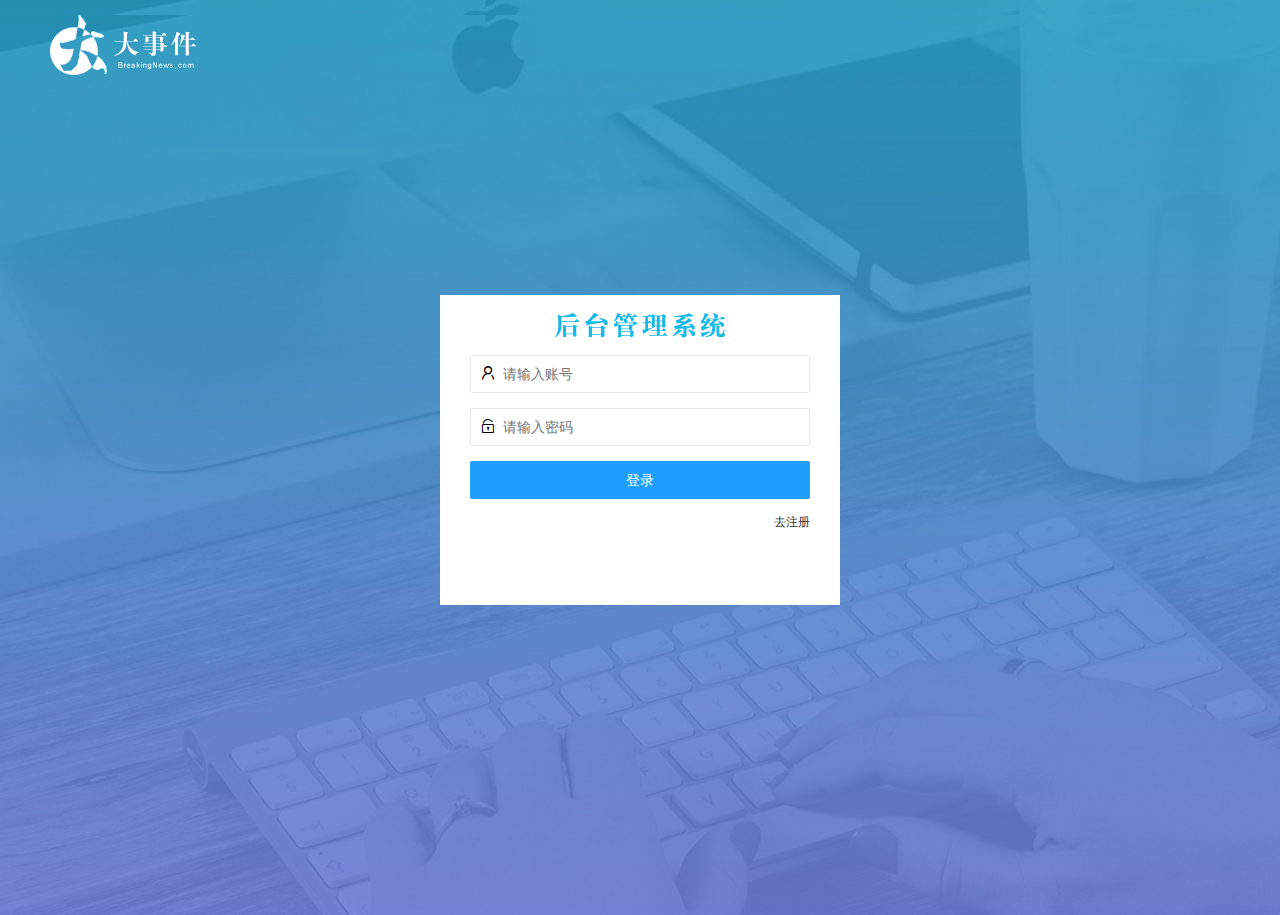
<file: login.html>
<!DOCTYPE html>
<html lang="en">

<head>
    <meta charset="UTF-8">
    <meta http-equiv="X-UA-Compatible" content="IE=edge">
    <meta name="viewport" content="width=device-width, initial-scale=1.0">
    <title>登录与注册</title>
    <link rel="stylesheet" href="/assets/css/login.css">
    <link rel="stylesheet" href="/assets/lib/layui/css/layui.css">
</head>

<body>
    <div class="logo">
        <img src="/assets/images/logo.png" alt="" />
    </div>

    <div class="loginAndRegBox">
        <!-- 头部标题 -->
        <div class="title-box"></div>

        <!-- 登录盒子 -->
        <div class="login-box">
            <form class="layui-form" id="form_login">
                <!-- 账号 -->
                <div class="layui-form-item">
                    <!-- 图标 -->
                    <i class="layui-icon layui-icon-username"></i>
                    <!-- 输入框 -->
                    <input type="text" name="username" required lay-verify="required" placeholder="请输入账号"
                        autocomplete="off" class="layui-input">
                </div>

                <!-- 密码 -->
                <div class="layui-form-item">
                    <!-- 图标 -->
                    <i class="layui-icon layui-icon-password"></i>
                    <!-- 输入框 -->
                    <input type="password" name="password" lay-verify="pass" placeholder="请输入密码" autocomplete="off"
                        class="layui-input">
                </div>

                <!-- 提交按钮 -->
                <div class="layui-form-item">
                    <button class="layui-btn layui-btn-fluid layui-btn layui-btn-normal" lay-submit
                        lay-filter="formDemo">登录</button>
                </div>

                <!-- 跳转 -->
                <div class="layui-form-item links">
                    <a href="javascript:;" id="login_link">去注册</a>
                </div>
            </form>
        </div>

        <!-- 注册盒子 -->
        <div class="reg-box" style="display: none;">
            <form class="layui-form" id="form_reg">
                <!-- 账号 -->
                <div class="layui-form-item">
                    <!-- 图标 -->
                    <i class="layui-icon layui-icon-username"></i>
                    <!-- 输入框 -->
                    <input type="text" name="username" required lay-verify="required" placeholder="请输入账号"
                        autocomplete="off" class="layui-input">
                </div>

                <!-- 密码 -->
                <div class="layui-form-item">
                    <!-- 图标 -->
                    <i class="layui-icon layui-icon-password"></i>
                    <!-- 输入框 -->
                    <input type="password" name="password" required lay-verify="required|pass" placeholder="请输入密码"
                        autocomplete="off" class="layui-input">
                </div>
                <div class="layui-form-item">
                    <i class="layui-icon layui-icon-password"></i>
                    <input type="password" name="repassword" required lay-verify="required|pass" placeholder="请输入密码"
                        autocomplete="off" class="layui-input">
                </div>

                <!-- 提交按钮 -->
                <div class="layui-form-item">
                    <button class="layui-btn layui-btn-fluid layui-btn layui-btn-normal" lay-submit
                        lay-filter="formDemo">注册</button>
                </div>
                <!-- 跳转 -->
                <div class="layui-form-item links">
                    <a href="javascript:;" id="reg_link">去登录</a>
                </div>
            </form>

        </div>

        <!-- 导入Layui的js文件 -->
        <script src="/assets/lib/layui/layui.all.js"></script>

        <!-- 导入Jquery文件 -->
        <script src="/assets/lib/jquery.js"></script>
        <!-- 导入自己封装的baseAPI文件 -->
        <script src="/assets/js/baseAPI.js"></script>
        <!-- 导入自己的JavaScript文件 -->
        <script src="/assets/js/login.js"></script>
    </div>
</body>

</html>
</file>
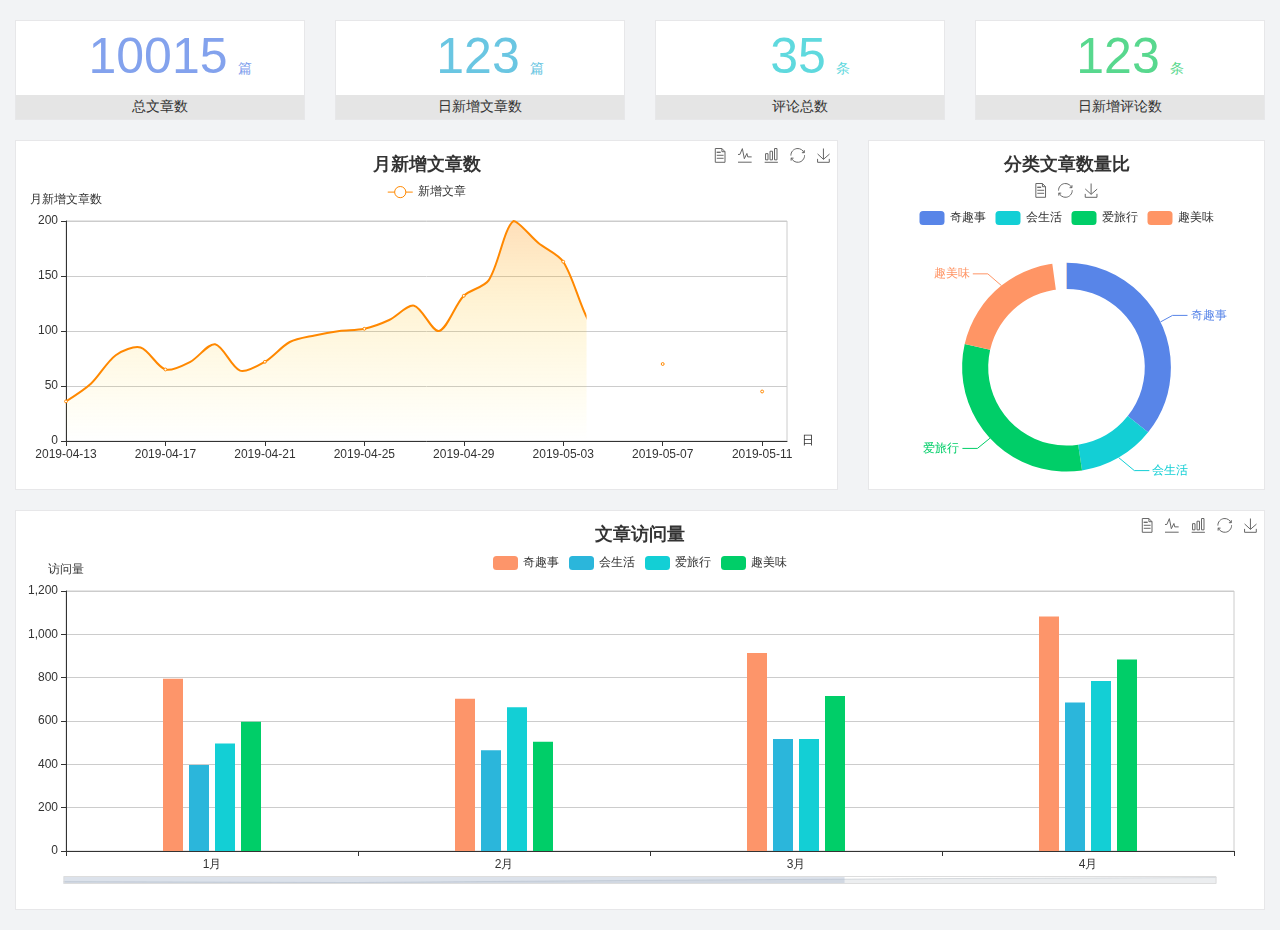
<file: home/dashboard.html>
<!DOCTYPE html>
<html lang="en">

<head>
  <meta charset="UTF-8">
  <meta name="viewport" content="width=device-width, initial-scale=1.0">
  <meta http-equiv="X-UA-Compatible" content="ie=edge">
  <title>图表统计</title>
  <link rel="stylesheet" href="../../assets/lib/bootstrap.css" />
  <link rel="stylesheet" href="../../assets/lib/main.css" />
  <script src="../../assets/lib/jquery.js"></script>
  <script type="text/javascript" src="../../assets/lib/echarts.min.js"></script>
</head>

<body>
  <div class="container-fluid">
    <div class="row spannel_list">
      <div class="col-sm-3 col-xs-6">
        <div class="spannel">
          <em>10015</em><span>篇</span>
          <b>总文章数</b>
        </div>
      </div>
      <div class="col-sm-3 col-xs-6">
        <div class="spannel scolor01">
          <em>123</em><span>篇</span>
          <b>日新增文章数</b>
        </div>
      </div>
      <div class="col-sm-3 col-xs-6">
        <div class="spannel scolor02">
          <em>35</em><span>条</span>
          <b>评论总数</b>
        </div>
      </div>
      <div class="col-sm-3 col-xs-6">
        <div class="spannel scolor03">
          <em>123</em><span>条</span>
          <b>日新增评论数</b>
        </div>
      </div>
    </div>
  </div>

  <div class="container-fluid">
    <div class="row curve-pie">
      <div class="col-lg-8 col-md-8">
        <div class="gragh_pannel" id="curve_show"></div>
      </div>
      <div class="col-lg-4 col-md-4">
        <div class="gragh_pannel" id="pie_show"></div>
      </div>
    </div>
  </div>

  <div class="container-fluid">
    <div class="column_pannel" id="column_show"></div>
  </div>

  <script>
    var oChart = echarts.init(document.getElementById('curve_show'));
    var aList_all = [
      { 'count': 36, 'date': '2019-04-13' },
      { 'count': 52, 'date': '2019-04-14' },
      { 'count': 78, 'date': '2019-04-15' },
      { 'count': 85, 'date': '2019-04-16' },
      { 'count': 65, 'date': '2019-04-17' },
      { 'count': 72, 'date': '2019-04-18' },
      { 'count': 88, 'date': '2019-04-19' },
      { 'count': 64, 'date': '2019-04-20' },
      { 'count': 72, 'date': '2019-04-21' },
      { 'count': 90, 'date': '2019-04-22' },
      { 'count': 96, 'date': '2019-04-23' },
      { 'count': 100, 'date': '2019-04-24' },
      { 'count': 102, 'date': '2019-04-25' },
      { 'count': 110, 'date': '2019-04-26' },
      { 'count': 123, 'date': '2019-04-27' },
      { 'count': 100, 'date': '2019-04-28' },
      { 'count': 132, 'date': '2019-04-29' },
      { 'count': 146, 'date': '2019-04-30' },
      { 'count': 200, 'date': '2019-05-01' },
      { 'count': 180, 'date': '2019-05-02' },
      { 'count': 163, 'date': '2019-05-03' },
      { 'count': 110, 'date': '2019-05-04' },
      { 'count': 80, 'date': '2019-05-05' },
      { 'count': 82, 'date': '2019-05-06' },
      { 'count': 70, 'date': '2019-05-07' },
      { 'count': 65, 'date': '2019-05-08' },
      { 'count': 54, 'date': '2019-05-09' },
      { 'count': 40, 'date': '2019-05-10' },
      { 'count': 45, 'date': '2019-05-11' },
      { 'count': 38, 'date': '2019-05-12' },
    ];

    let aCount = [];
    let aDate = [];

    for (var i = 0; i < aList_all.length; i++) {
      aCount.push(aList_all[i].count);
      aDate.push(aList_all[i].date);
    }

    var chartopt = {
      title: {
        text: '月新增文章数',
        left: 'center',
        top: '10'
      },
      tooltip: {
        trigger: 'axis'
      },
      legend: {
        data: ['新增文章'],
        top: '40'
      },
      toolbox: {
        show: true,
        feature: {
          mark: { show: true },
          dataView: { show: true, readOnly: false },
          magicType: { show: true, type: ['line', 'bar'] },
          restore: { show: true },
          saveAsImage: { show: true }
        }
      },
      calculable: true,
      xAxis: [
        {
          name: '日',
          type: 'category',
          boundaryGap: false,
          data: aDate
        }
      ],
      yAxis: [
        {
          name: '月新增文章数',
          type: 'value'
        }
      ],
      series: [
        {
          name: '新增文章',
          type: 'line',
          smooth: true,
          itemStyle: { normal: { areaStyle: { type: 'default' }, color: '#f80' }, lineStyle: { color: '#f80' } },
          data: aCount
        }],
      areaStyle: {
        normal: {
          color: new echarts.graphic.LinearGradient(0, 0, 0, 1, [{
            offset: 0,
            color: 'rgba(255,136,0,0.39)'
          }, {
            offset: .34,
            color: 'rgba(255,180,0,0.25)'
          }, {
            offset: 1,
            color: 'rgba(255,222,0,0.00)'
          }])

        }
      },
      grid: {
        show: true,
        x: 50,
        x2: 50,
        y: 80,
        height: 220
      }
    };

    oChart.setOption(chartopt);


    var oPie = echarts.init(document.getElementById('pie_show'));
    var oPieopt =
    {
      title: {
        top: 10,
        text: '分类文章数量比',
        x: 'center'
      },
      tooltip: {
        trigger: 'item',
        formatter: "{a} <br/>{b} : {c} ({d}%)"
      },
      color: ['#5885e8', '#13cfd5', '#00ce68', '#ff9565'],
      legend: {
        x: 'center',
        top: 65,
        data: ['奇趣事', '会生活', '爱旅行', '趣美味']
      },
      toolbox: {
        show: true,
        x: 'center',
        top: 35,
        feature: {
          mark: { show: true },
          dataView: { show: true, readOnly: false },
          magicType: {
            show: true,
            type: ['pie', 'funnel'],
            option: {
              funnel: {
                x: '25%',
                width: '50%',
                funnelAlign: 'left',
                max: 1548
              }
            }
          },
          restore: { show: true },
          saveAsImage: { show: true }
        }
      },
      calculable: true,
      series: [
        {
          name: '访问来源',
          type: 'pie',
          radius: ['45%', '60%'],
          center: ['50%', '65%'],
          data: [
            { value: 300, name: '奇趣事' },
            { value: 100, name: '会生活' },
            { value: 260, name: '爱旅行' },
            { value: 180, name: '趣美味' }
          ]
        }
      ]
    };
    oPie.setOption(oPieopt);



    var oColumn = this.echarts.init(document.getElementById('column_show'));
    var oColumnopt =
    {
      title: {
        text: '文章访问量',
        left: 'center',
        top: '10'
      },
      tooltip: {
        trigger: 'axis'
      },
      legend: {
        data: ['奇趣事', '会生活', '爱旅行', '趣美味'],
        top: '40'
      },
      toolbox: {
        show: true,
        feature: {
          mark: { show: true },
          dataView: { show: true, readOnly: false },
          magicType: { show: true, type: ['line', 'bar'] },
          restore: { show: true },
          saveAsImage: { show: true }
        }
      },
      calculable: true,
      xAxis: [
        {
          type: 'category',
          data: ['1月', '2月', '3月', '4月', '5月']
        }
      ],
      yAxis: [
        {
          name: '访问量',
          type: 'value'
        }
      ],
      series: [
        {
          name: '奇趣事',
          type: 'bar',
          barWidth: 20,
          itemStyle: {
            normal: { areaStyle: { type: 'default' }, color: '#fd956a' }
          },
          data: [800, 708, 920, 1090, 1200]
        },
        {
          name: '会生活',
          type: 'bar',
          barWidth: 20,
          itemStyle: {
            normal: { areaStyle: { type: 'default' }, color: '#2bb6db' }
          },
          data: [400, 468, 520, 690, 800]
        },
        {
          name: '爱旅行',
          type: 'bar',
          barWidth: 20,
          itemStyle: {
            normal: { areaStyle: { type: 'default' }, color: '#13cfd5' }
          },
          data: [500, 668, 520, 790, 900]
        },
        {
          name: '趣美味',
          type: 'bar',
          barWidth: 20,
          itemStyle: {
            normal: { areaStyle: { type: 'default' }, color: '#00ce68' }
          },
          data: [600, 508, 720, 890, 1000]
        }
      ],
      grid: {
        show: true,
        x: 50,
        x2: 30,
        y: 80,
        height: 260
      },
      dataZoom: [//给x轴设置滚动条
        {
          start: 0,//默认为0
          end: 100 - 1000 / 31,//默认为100
          type: 'slider',
          show: true,
          xAxisIndex: [0],
          handleSize: 0,//滑动条的 左右2个滑动条的大小
          height: 8,//组件高度
          left: 45, //左边的距离
          right: 50,//右边的距离
          bottom: 26,//右边的距离
          handleColor: '#ddd',//h滑动图标的颜色
          handleStyle: {
            borderColor: "#cacaca",
            borderWidth: "1",
            shadowBlur: 2,
            background: "#ddd",
            shadowColor: "#ddd",
          }
        }]
    };
    oColumn.setOption(oColumnopt);
  </script>
</body>

</html>
</file>
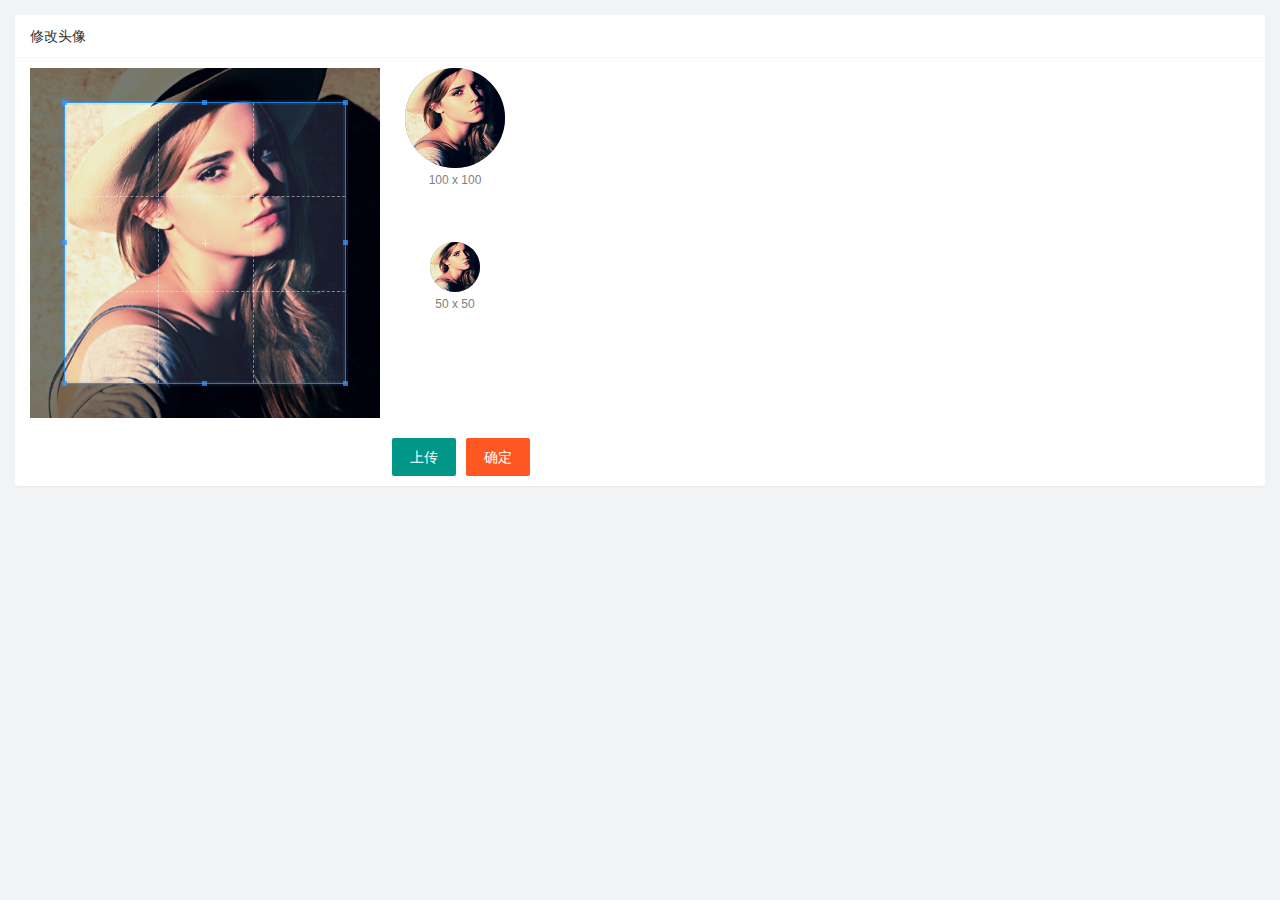
<file: user/user_avatar.html>
<!DOCTYPE html>
<html lang="en">

<head>
    <meta charset="UTF-8">
    <meta http-equiv="X-UA-Compatible" content="IE=edge">
    <meta name="viewport" content="width=device-width, initial-scale=1.0">
    <title>修改头像</title>
    <link rel="stylesheet" href="/assets/lib/layui/css/layui.css">
    <link rel="stylesheet" href="/assets/lib/cropper/cropper.css">
    <!-- 一般把自己的样式表之类的都是最后导入的 -->
    <link rel="stylesheet" href="/assets/css/user/user_avatar.css">
</head>

<body>
    <div class="layui-card">
        <div class="layui-card-header">修改头像</div>
        <div class="layui-card-body">
            <!-- 第一行的图片裁剪和预览区域 -->
            <div class="row1">
                <!-- 图片裁剪区域 -->
                <div class="cropper-box">
                    <!-- 这个 img 标签很重要，将来会把它初始化为裁剪区域 -->
                    <img id="image" src="/assets/images/sample.jpg" />
                </div>
                <!-- 图片的预览区域 -->
                <div class="preview-box">
                    <div>
                        <!-- 宽高为 100px 的预览区域 -->
                        <div class="img-preview w100"></div>
                        <p class="size">100 x 100</p>
                    </div>
                    <div>
                        <!-- 宽高为 50px 的预览区域 -->
                        <div class="img-preview w50"></div>
                        <p class="size">50 x 50</p>
                    </div>
                </div>
            </div>

            <!-- 第二行的按钮区域 -->
            <div class="row2">
                <!-- 自己添加的一个隐藏的 上传文件框 默认是隐藏的 accept允许图片 -->
                <input type="file" style="display:none ;" id="file" accept="image/png,image/jpeg">
                <button type="button" class="layui-btn" id="btnChooseImage">上传</button>
                <button type="button" class="layui-btn layui-btn-danger" id="btnUpload">确定</button>
            </div>
        </div>
    </div>

    <!-- 如果需要用到layui功能需要先导入 -->
    <script src="/assets/lib/layui/layui.all.js"></script>
    <!-- 导入cropper需要的的js文件 -->
    <script src="/assets/lib/jquery.js"></script>
    <script src="/assets/lib/cropper/Cropper.js"></script>
    <script src="/assets/lib/cropper/jquery-cropper.js"></script>
    <!-- ajax请求需要导入baseAPI 的js -->
    <script src="/assets/js/baseAPI.js"></script>
    <!-- 最后导入自己的js -->
    <script src="/assets/js/user/user_avatar.js"></script>
</body>

</html>
</file>
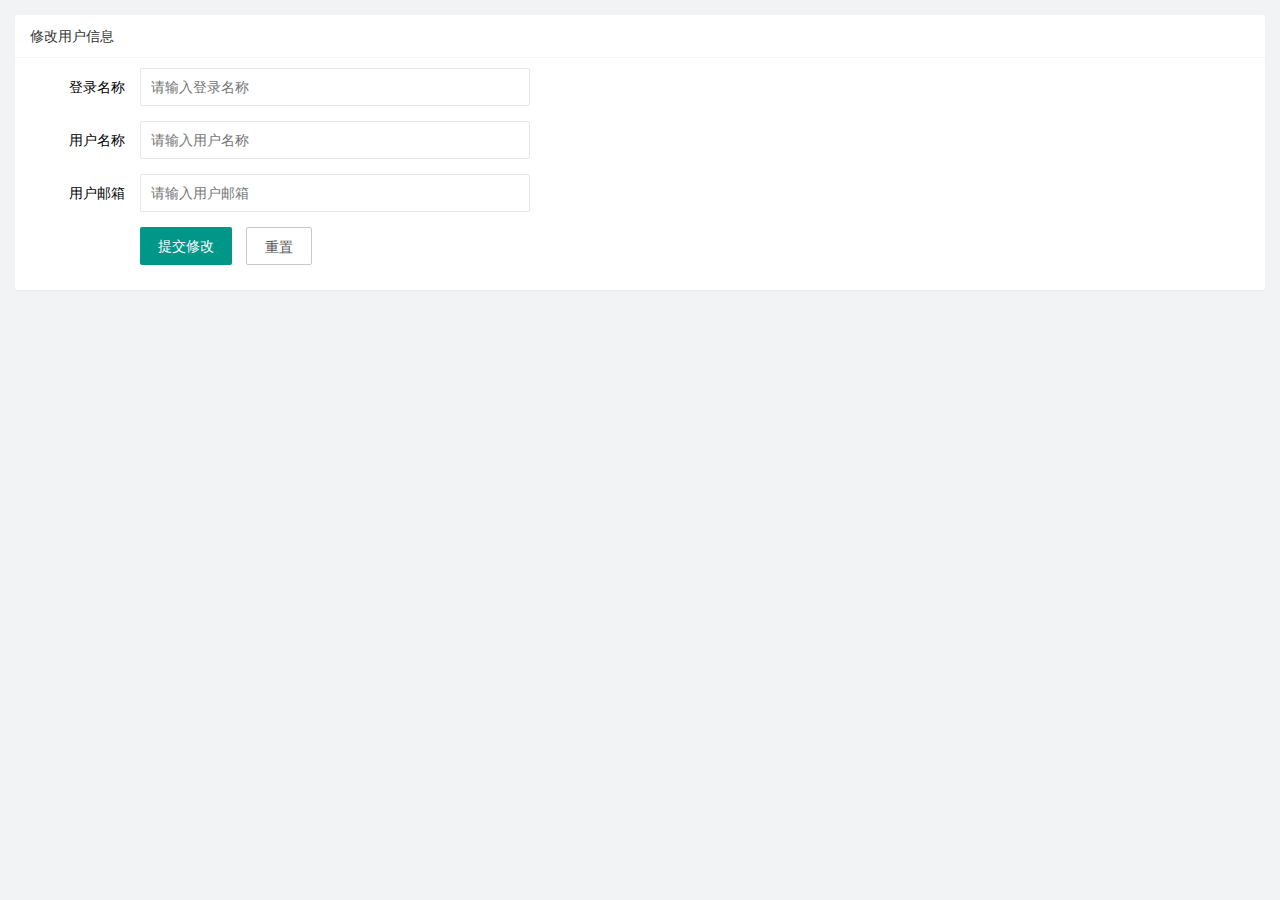
<file: user/user_info.html>
<!DOCTYPE html>
<html lang="en">

<head>
    <meta charset="UTF-8">
    <meta http-equiv="X-UA-Compatible" content="IE=edge">
    <meta name="viewport" content="width=device-width, initial-scale=1.0">
    <title>my基本资料</title>
    <!-- 导入layui 的css -->
    <link rel="stylesheet" href="/assets/lib/layui/css/layui.css">
    <!-- 导入个人的css -->
    <link rel="stylesheet" href="/assets/css/user/user_info.css">
</head>

<body>
    <!-- 卡片信息 -->
    <div class="layui-card" id="mycard">
        <div class="layui-card-header">修改用户信息</div>
        <div class="layui-card-body">
            <!-- 表单信息 -->
            <form class="layui-form" lay-filter="formUserInfo">
                <!-- 隐藏域 -->
                <!-- 作用是提交时候需要id 这个id 在res.data本身自带 -->
                <input type="hidden" name="id" value="">
                <div class="layui-form-item">
                    <label class="layui-form-label">登录名称</label>
                    <div class="layui-input-block">
                        <input type="text" name="username" required lay-verify="" placeholder="请输入登录名称"
                            autocomplete="off" class="layui-input" readonly>
                        <!-- readonly 只能读 不能修改 -->
                    </div>
                </div>
                <div class="layui-form-item">
                    <label class="layui-form-label">用户名称</label>
                    <div class="layui-input-block">
                        <input type="text" name="nickname" required lay-verify="nickname " placeholder="请输入用户名称"
                            autocomplete="off" class="layui-input">
                    </div>
                </div>
                <div class="layui-form-item">
                    <label class="layui-form-label">用户邮箱</label>
                    <div class="layui-input-block">
                        <input type="text" name="email" required lay-verify="email" placeholder="请输入用户邮箱"
                            autocomplete="off" class="layui-input">
                    </div>
                </div>
                <div class="layui-form-item">
                    <div class="layui-input-block">
                        <button class="layui-btn" lay-submit lay-filter="formDemo" id="btnSubmit">提交修改</button>
                        <button type="reset" class="layui-btn layui-btn-primary" id="btnReset">重置</button>
                    </div>
                </div>
            </form>
        </div>
    </div>

    <!-- 导入layui的js -->
    <script src="/assets/lib/layui/layui.all.js"></script>
    <!-- 导入jQuery的js -->
    <script src="/assets/lib/jquery.js"></script>
    <!-- 导入baseAPI -->
    <script src="/assets/js/baseAPI.js"></script>
    <!-- 导入自己的js -->
    <script src="/assets/js/user/user_info.js"></script>
</body>

</html>
</file>
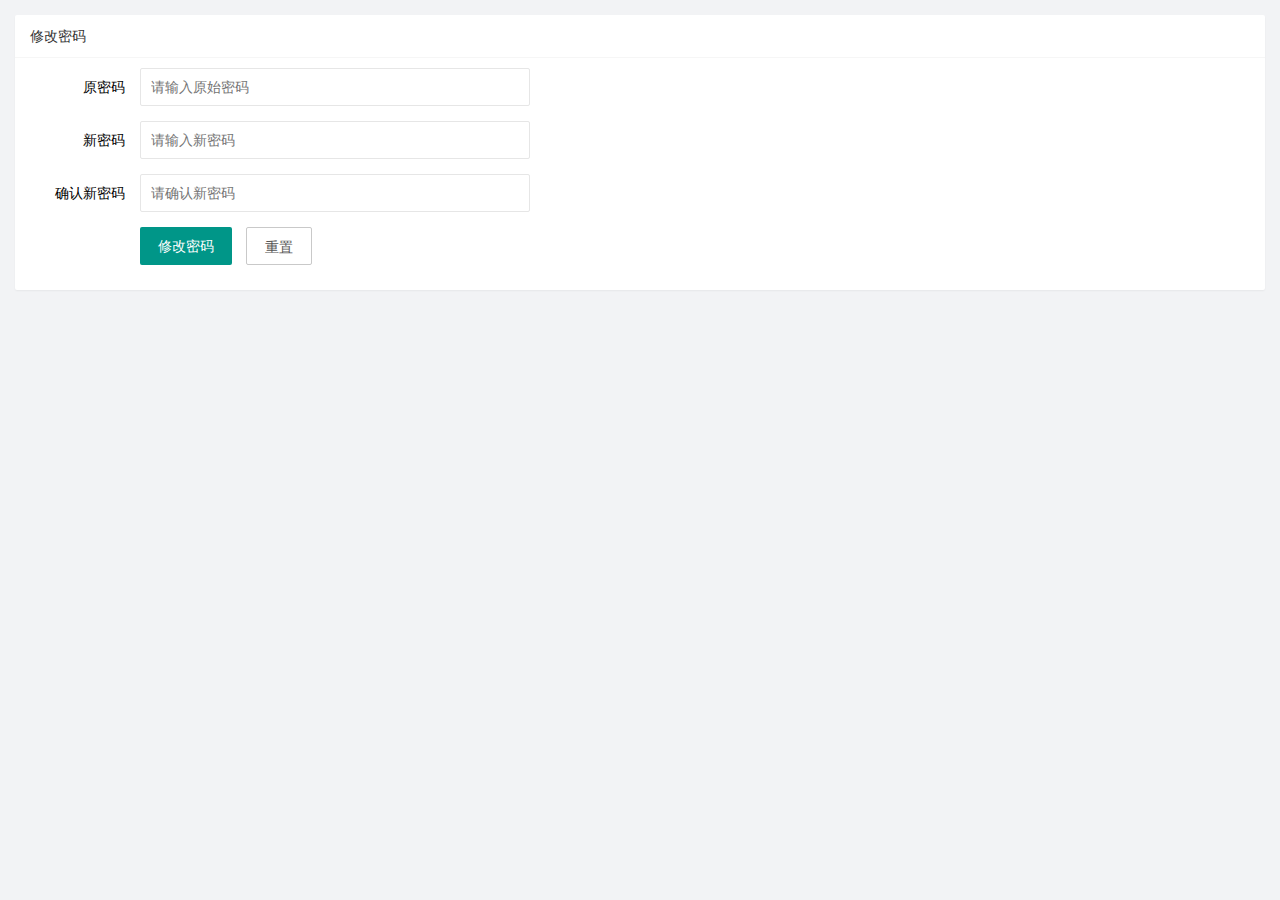
<file: user/user_pwd.html>
<!DOCTYPE html>
<html lang="en">

<head>
    <meta charset="UTF-8">
    <meta http-equiv="X-UA-Compatible" content="IE=edge">
    <meta name="viewport" content="width=device-width, initial-scale=1.0">
    <title>重置密码</title>
    <link rel="stylesheet" href="/assets/lib/layui/css/layui.css">
    <link rel="stylesheet" href="/assets/css/user/user_pwd.css">
</head>

<body>
    <div class="layui-card">
        <div class="layui-card-header">修改密码</div>
        <div class="layui-card-body">
            <form class="layui-form">
                <div class="layui-form-item">
                    <label class="layui-form-label">原密码</label>
                    <div class="layui-input-block">
                        <input type="password" name="oldPwd" required lay-verify="pwd" placeholder="请输入原始密码"
                            autocomplete="off" class="layui-input">
                    </div>
                </div>
                <div class="layui-form-item">
                    <label class="layui-form-label">新密码</label>
                    <div class="layui-input-block">
                        <input type="password" name="newPwd" required lay-verify="pwd|diffPwd" placeholder="请输入新密码"
                            autocomplete="off" class="layui-input">
                    </div>
                </div>
                <div class="layui-form-item">
                    <label class="layui-form-label">确认新密码</label>
                    <div class="layui-input-block">
                        <input type="password" name="rePwd" required lay-verify="pwd|samePwd" placeholder="请确认新密码"
                            autocomplete="off" class="layui-input">
                    </div>
                </div>
                <div class="layui-form-item">
                    <div class="layui-input-block">
                        <button class="layui-btn" lay-submit lay-filter="formDemo">修改密码</button>
                        <button type="reset" class="layui-btn layui-btn-primary" id="reset">重置</button>
                    </div>
                </div>
            </form>
        </div>
    </div>


    <!-- 导入layui的js -->
    <script src="/assets/lib/layui/layui.all.js"></script>
    <!-- 导入jQuery 的js -->
    <script src="/assets/lib/jquery.js"></script>
    <!-- 导入baseapi -->
    <script src="/assets/js/baseAPI.js"></script>
    <!-- 导入自己的js -->
    <script src="/assets/js/user/user_pwd.js"></script>
</body>

</html>
</file>
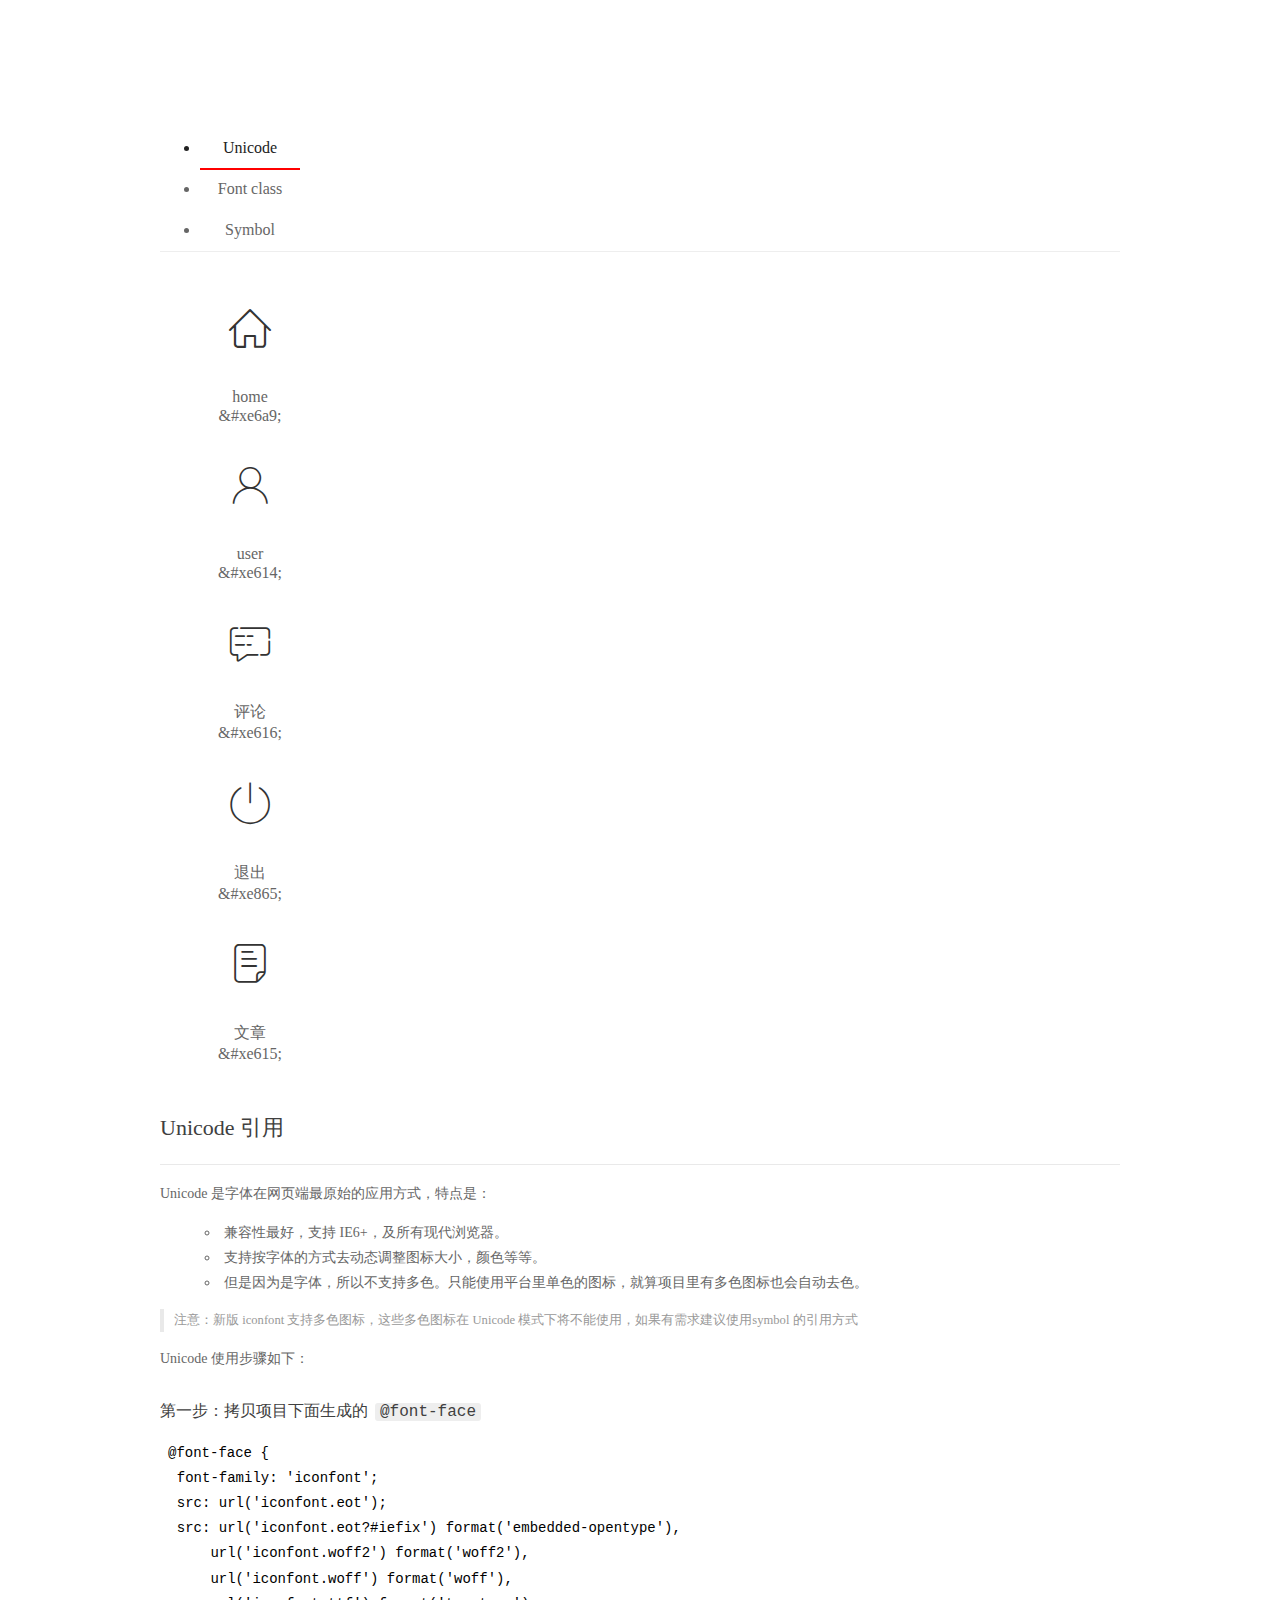
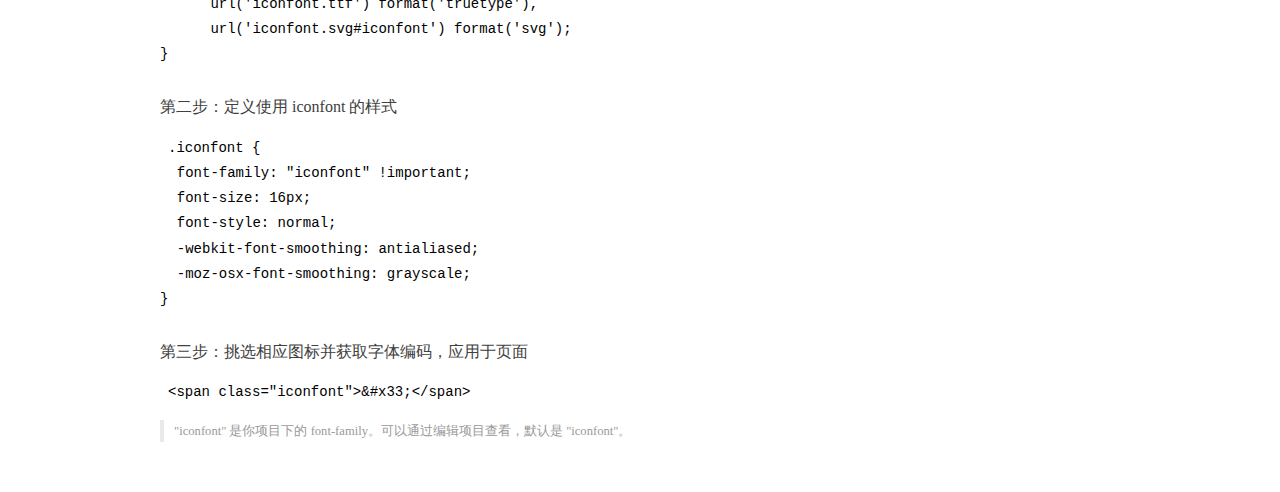
<file: assets/fonts/demo_index.html>
<!DOCTYPE html>
<html>
<head>
  <meta charset="utf-8"/>
  <title>IconFont Demo</title>
  <link rel="shortcut icon" href="https://gtms04.alicdn.com/tps/i4/TB1_oz6GVXXXXaFXpXXJDFnIXXX-64-64.ico" type="image/x-icon"/>
  <link rel="stylesheet" href="https://g.alicdn.com/thx/cube/1.3.2/cube.min.css">
  <link rel="stylesheet" href="demo.css">
  <link rel="stylesheet" href="iconfont.css">
  <script src="iconfont.js"></script>
  <!-- jQuery -->
  <script src="https://a1.alicdn.com/oss/uploads/2018/12/26/7bfddb60-08e8-11e9-9b04-53e73bb6408b.js"></script>
  <!-- 代码高亮 -->
  <script src="https://a1.alicdn.com/oss/uploads/2018/12/26/a3f714d0-08e6-11e9-8a15-ebf944d7534c.js"></script>
</head>
<body>
  <div class="main">
    <h1 class="logo"><a href="https://www.iconfont.cn/" title="iconfont 首页" target="_blank">&#xe86b;</a></h1>
    <div class="nav-tabs">
      <ul id="tabs" class="dib-box">
        <li class="dib active"><span>Unicode</span></li>
        <li class="dib"><span>Font class</span></li>
        <li class="dib"><span>Symbol</span></li>
      </ul>
      
    </div>
    <div class="tab-container">
      <div class="content unicode" style="display: block;">
          <ul class="icon_lists dib-box">
          
            <li class="dib">
              <span class="icon iconfont">&#xe6a9;</span>
                <div class="name">home</div>
                <div class="code-name">&amp;#xe6a9;</div>
              </li>
          
            <li class="dib">
              <span class="icon iconfont">&#xe614;</span>
                <div class="name">user</div>
                <div class="code-name">&amp;#xe614;</div>
              </li>
          
            <li class="dib">
              <span class="icon iconfont">&#xe616;</span>
                <div class="name">评论</div>
                <div class="code-name">&amp;#xe616;</div>
              </li>
          
            <li class="dib">
              <span class="icon iconfont">&#xe865;</span>
                <div class="name">退出</div>
                <div class="code-name">&amp;#xe865;</div>
              </li>
          
            <li class="dib">
              <span class="icon iconfont">&#xe615;</span>
                <div class="name">文章</div>
                <div class="code-name">&amp;#xe615;</div>
              </li>
          
          </ul>
          <div class="article markdown">
          <h2 id="unicode-">Unicode 引用</h2>
          <hr>

          <p>Unicode 是字体在网页端最原始的应用方式，特点是：</p>
          <ul>
            <li>兼容性最好，支持 IE6+，及所有现代浏览器。</li>
            <li>支持按字体的方式去动态调整图标大小，颜色等等。</li>
            <li>但是因为是字体，所以不支持多色。只能使用平台里单色的图标，就算项目里有多色图标也会自动去色。</li>
          </ul>
          <blockquote>
            <p>注意：新版 iconfont 支持多色图标，这些多色图标在 Unicode 模式下将不能使用，如果有需求建议使用symbol 的引用方式</p>
          </blockquote>
          <p>Unicode 使用步骤如下：</p>
          <h3 id="-font-face">第一步：拷贝项目下面生成的 <code>@font-face</code></h3>
<pre><code class="language-css"
>@font-face {
  font-family: 'iconfont';
  src: url('iconfont.eot');
  src: url('iconfont.eot?#iefix') format('embedded-opentype'),
      url('iconfont.woff2') format('woff2'),
      url('iconfont.woff') format('woff'),
      url('iconfont.ttf') format('truetype'),
      url('iconfont.svg#iconfont') format('svg');
}
</code></pre>
          <h3 id="-iconfont-">第二步：定义使用 iconfont 的样式</h3>
<pre><code class="language-css"
>.iconfont {
  font-family: "iconfont" !important;
  font-size: 16px;
  font-style: normal;
  -webkit-font-smoothing: antialiased;
  -moz-osx-font-smoothing: grayscale;
}
</code></pre>
          <h3 id="-">第三步：挑选相应图标并获取字体编码，应用于页面</h3>
<pre>
<code class="language-html"
>&lt;span class="iconfont"&gt;&amp;#x33;&lt;/span&gt;
</code></pre>
          <blockquote>
            <p>"iconfont" 是你项目下的 font-family。可以通过编辑项目查看，默认是 "iconfont"。</p>
          </blockquote>
          </div>
      </div>
      <div class="content font-class">
        <ul class="icon_lists dib-box">
          
          <li class="dib">
            <span class="icon iconfont icon-home"></span>
            <div class="name">
              home
            </div>
            <div class="code-name">.icon-home
            </div>
          </li>
          
          <li class="dib">
            <span class="icon iconfont icon-user"></span>
            <div class="name">
              user
            </div>
            <div class="code-name">.icon-user
            </div>
          </li>
          
          <li class="dib">
            <span class="icon iconfont icon-pinglun"></span>
            <div class="name">
              评论
            </div>
            <div class="code-name">.icon-pinglun
            </div>
          </li>
          
          <li class="dib">
            <span class="icon iconfont icon-tuichu"></span>
            <div class="name">
              退出
            </div>
            <div class="code-name">.icon-tuichu
            </div>
          </li>
          
          <li class="dib">
            <span class="icon iconfont icon-16"></span>
            <div class="name">
              文章
            </div>
            <div class="code-name">.icon-16
            </div>
          </li>
          
        </ul>
        <div class="article markdown">
        <h2 id="font-class-">font-class 引用</h2>
        <hr>

        <p>font-class 是 Unicode 使用方式的一种变种，主要是解决 Unicode 书写不直观，语意不明确的问题。</p>
        <p>与 Unicode 使用方式相比，具有如下特点：</p>
        <ul>
          <li>兼容性良好，支持 IE8+，及所有现代浏览器。</li>
          <li>相比于 Unicode 语意明确，书写更直观。可以很容易分辨这个 icon 是什么。</li>
          <li>因为使用 class 来定义图标，所以当要替换图标时，只需要修改 class 里面的 Unicode 引用。</li>
          <li>不过因为本质上还是使用的字体，所以多色图标还是不支持的。</li>
        </ul>
        <p>使用步骤如下：</p>
        <h3 id="-fontclass-">第一步：引入项目下面生成的 fontclass 代码：</h3>
<pre><code class="language-html">&lt;link rel="stylesheet" href="./iconfont.css"&gt;
</code></pre>
        <h3 id="-">第二步：挑选相应图标并获取类名，应用于页面：</h3>
<pre><code class="language-html">&lt;span class="iconfont icon-xxx"&gt;&lt;/span&gt;
</code></pre>
        <blockquote>
          <p>"
            iconfont" 是你项目下的 font-family。可以通过编辑项目查看，默认是 "iconfont"。</p>
        </blockquote>
      </div>
      </div>
      <div class="content symbol">
          <ul class="icon_lists dib-box">
          
            <li class="dib">
                <svg class="icon svg-icon" aria-hidden="true">
                  <use xlink:href="#icon-home"></use>
                </svg>
                <div class="name">home</div>
                <div class="code-name">#icon-home</div>
            </li>
          
            <li class="dib">
                <svg class="icon svg-icon" aria-hidden="true">
                  <use xlink:href="#icon-user"></use>
                </svg>
                <div class="name">user</div>
                <div class="code-name">#icon-user</div>
            </li>
          
            <li class="dib">
                <svg class="icon svg-icon" aria-hidden="true">
                  <use xlink:href="#icon-pinglun"></use>
                </svg>
                <div class="name">评论</div>
                <div class="code-name">#icon-pinglun</div>
            </li>
          
            <li class="dib">
                <svg class="icon svg-icon" aria-hidden="true">
                  <use xlink:href="#icon-tuichu"></use>
                </svg>
                <div class="name">退出</div>
                <div class="code-name">#icon-tuichu</div>
            </li>
          
            <li class="dib">
                <svg class="icon svg-icon" aria-hidden="true">
                  <use xlink:href="#icon-16"></use>
                </svg>
                <div class="name">文章</div>
                <div class="code-name">#icon-16</div>
            </li>
          
          </ul>
          <div class="article markdown">
          <h2 id="symbol-">Symbol 引用</h2>
          <hr>

          <p>这是一种全新的使用方式，应该说这才是未来的主流，也是平台目前推荐的用法。相关介绍可以参考这篇<a href="">文章</a>
            这种用法其实是做了一个 SVG 的集合，与另外两种相比具有如下特点：</p>
          <ul>
            <li>支持多色图标了，不再受单色限制。</li>
            <li>通过一些技巧，支持像字体那样，通过 <code>font-size</code>, <code>color</code> 来调整样式。</li>
            <li>兼容性较差，支持 IE9+，及现代浏览器。</li>
            <li>浏览器渲染 SVG 的性能一般，还不如 png。</li>
          </ul>
          <p>使用步骤如下：</p>
          <h3 id="-symbol-">第一步：引入项目下面生成的 symbol 代码：</h3>
<pre><code class="language-html">&lt;script src="./iconfont.js"&gt;&lt;/script&gt;
</code></pre>
          <h3 id="-css-">第二步：加入通用 CSS 代码（引入一次就行）：</h3>
<pre><code class="language-html">&lt;style&gt;
.icon {
  width: 1em;
  height: 1em;
  vertical-align: -0.15em;
  fill: currentColor;
  overflow: hidden;
}
&lt;/style&gt;
</code></pre>
          <h3 id="-">第三步：挑选相应图标并获取类名，应用于页面：</h3>
<pre><code class="language-html">&lt;svg class="icon" aria-hidden="true"&gt;
  &lt;use xlink:href="#icon-xxx"&gt;&lt;/use&gt;
&lt;/svg&gt;
</code></pre>
          </div>
      </div>

    </div>
  </div>
  <script>
  $(document).ready(function () {
      $('.tab-container .content:first').show()

      $('#tabs li').click(function (e) {
        var tabContent = $('.tab-container .content')
        var index = $(this).index()

        if ($(this).hasClass('active')) {
          return
        } else {
          $('#tabs li').removeClass('active')
          $(this).addClass('active')

          tabContent.hide().eq(index).fadeIn()
        }
      })
    })
  </script>
</body>
</html>
</file>
<file: assets/css/login.css>
a {
    text-decoration: none;
    color: black;
}

html,
body {
    margin: 0;
    padding: 0;
    width: 100%;
    height: 100%;
    background: url(/assets/images/login_bg.jpg) no-repeat center;
    background-size: cover;
}

.logo {
    margin: 15px 0 0 50px;
    height: 60px;
}

.loginAndRegBox {
    width: 400px;
    height: 310px;
    background: #fff;

    position: absolute;
    left: 50%;
    top: 50%;
    transform: translate(-50%, -50%);
}

.title-box {
    height: 60px;
    background: url(/assets/images/login_title.png) no-repeat center;
}

/* 盒子样式 */
.layui-form {
    padding: 0 30px;
}

.links {
    display: flex;
    justify-content: flex-end;
}

.links a {
    font-size: 12px;
}

.layui-form-item {
    position: relative;
}

.layui-icon {
    position: absolute;
    left: 10px;
    top: 10px;
}

.layui-input {
    padding-left: 32px !important;
}

/* .layui-input::placeholder {
    padding-left: 25px;
} */
</file>
<file: assets/lib/layui/css/layui.css>
/** layui-v2.5.5 MIT License By https://www.layui.com */
 .layui-inline,img{display:inline-block;vertical-align:middle}h1,h2,h3,h4,h5,h6{font-weight:400}.layui-edge,.layui-header,.layui-inline,.layui-main{position:relative}.layui-body,.layui-edge,.layui-elip{overflow:hidden}.layui-btn,.layui-edge,.layui-inline,img{vertical-align:middle}.layui-btn,.layui-disabled,.layui-icon,.layui-unselect{-moz-user-select:none;-webkit-user-select:none;-ms-user-select:none}.layui-elip,.layui-form-checkbox span,.layui-form-pane .layui-form-label{text-overflow:ellipsis;white-space:nowrap}.layui-breadcrumb,.layui-tree-btnGroup{visibility:hidden}blockquote,body,button,dd,div,dl,dt,form,h1,h2,h3,h4,h5,h6,input,li,ol,p,pre,td,textarea,th,ul{margin:0;padding:0;-webkit-tap-highlight-color:rgba(0,0,0,0)}a:active,a:hover{outline:0}img{border:none}li{list-style:none}table{border-collapse:collapse;border-spacing:0}h4,h5,h6{font-size:100%}button,input,optgroup,option,select,textarea{font-family:inherit;font-size:inherit;font-style:inherit;font-weight:inherit;outline:0}pre{white-space:pre-wrap;white-space:-moz-pre-wrap;white-space:-pre-wrap;white-space:-o-pre-wrap;word-wrap:break-word}body{line-height:24px;font:14px Helvetica Neue,Helvetica,PingFang SC,Tahoma,Arial,sans-serif}hr{height:1px;margin:10px 0;border:0;clear:both}a{color:#333;text-decoration:none}a:hover{color:#777}a cite{font-style:normal;*cursor:pointer}.layui-border-box,.layui-border-box *{box-sizing:border-box}.layui-box,.layui-box *{box-sizing:content-box}.layui-clear{clear:both;*zoom:1}.layui-clear:after{content:'\20';clear:both;*zoom:1;display:block;height:0}.layui-inline{*display:inline;*zoom:1}.layui-edge{display:inline-block;width:0;height:0;border-width:6px;border-style:dashed;border-color:transparent}.layui-edge-top{top:-4px;border-bottom-color:#999;border-bottom-style:solid}.layui-edge-right{border-left-color:#999;border-left-style:solid}.layui-edge-bottom{top:2px;border-top-color:#999;border-top-style:solid}.layui-edge-left{border-right-color:#999;border-right-style:solid}.layui-disabled,.layui-disabled:hover{color:#d2d2d2!important;cursor:not-allowed!important}.layui-circle{border-radius:100%}.layui-show{display:block!important}.layui-hide{display:none!important}@font-face{font-family:layui-icon;src:url(../font/iconfont.eot?v=250);src:url(../font/iconfont.eot?v=250#iefix) format('embedded-opentype'),url(../font/iconfont.woff2?v=250) format('woff2'),url(../font/iconfont.woff?v=250) format('woff'),url(../font/iconfont.ttf?v=250) format('truetype'),url(../font/iconfont.svg?v=250#layui-icon) format('svg')}.layui-icon{font-family:layui-icon!important;font-size:16px;font-style:normal;-webkit-font-smoothing:antialiased;-moz-osx-font-smoothing:grayscale}.layui-icon-reply-fill:before{content:"\e611"}.layui-icon-set-fill:before{content:"\e614"}.layui-icon-menu-fill:before{content:"\e60f"}.layui-icon-search:before{content:"\e615"}.layui-icon-share:before{content:"\e641"}.layui-icon-set-sm:before{content:"\e620"}.layui-icon-engine:before{content:"\e628"}.layui-icon-close:before{content:"\1006"}.layui-icon-close-fill:before{content:"\1007"}.layui-icon-chart-screen:before{content:"\e629"}.layui-icon-star:before{content:"\e600"}.layui-icon-circle-dot:before{content:"\e617"}.layui-icon-chat:before{content:"\e606"}.layui-icon-release:before{content:"\e609"}.layui-icon-list:before{content:"\e60a"}.layui-icon-chart:before{content:"\e62c"}.layui-icon-ok-circle:before{content:"\1005"}.layui-icon-layim-theme:before{content:"\e61b"}.layui-icon-table:before{content:"\e62d"}.layui-icon-right:before{content:"\e602"}.layui-icon-left:before{content:"\e603"}.layui-icon-cart-simple:before{content:"\e698"}.layui-icon-face-cry:before{content:"\e69c"}.layui-icon-face-smile:before{content:"\e6af"}.layui-icon-survey:before{content:"\e6b2"}.layui-icon-tree:before{content:"\e62e"}.layui-icon-upload-circle:before{content:"\e62f"}.layui-icon-add-circle:before{content:"\e61f"}.layui-icon-download-circle:before{content:"\e601"}.layui-icon-templeate-1:before{content:"\e630"}.layui-icon-util:before{content:"\e631"}.layui-icon-face-surprised:before{content:"\e664"}.layui-icon-edit:before{content:"\e642"}.layui-icon-speaker:before{content:"\e645"}.layui-icon-down:before{content:"\e61a"}.layui-icon-file:before{content:"\e621"}.layui-icon-layouts:before{content:"\e632"}.layui-icon-rate-half:before{content:"\e6c9"}.layui-icon-add-circle-fine:before{content:"\e608"}.layui-icon-prev-circle:before{content:"\e633"}.layui-icon-read:before{content:"\e705"}.layui-icon-404:before{content:"\e61c"}.layui-icon-carousel:before{content:"\e634"}.layui-icon-help:before{content:"\e607"}.layui-icon-code-circle:before{content:"\e635"}.layui-icon-water:before{content:"\e636"}.layui-icon-username:before{content:"\e66f"}.layui-icon-find-fill:before{content:"\e670"}.layui-icon-about:before{content:"\e60b"}.layui-icon-location:before{content:"\e715"}.layui-icon-up:before{content:"\e619"}.layui-icon-pause:before{content:"\e651"}.layui-icon-date:before{content:"\e637"}.layui-icon-layim-uploadfile:before{content:"\e61d"}.layui-icon-delete:before{content:"\e640"}.layui-icon-play:before{content:"\e652"}.layui-icon-top:before{content:"\e604"}.layui-icon-friends:before{content:"\e612"}.layui-icon-refresh-3:before{content:"\e9aa"}.layui-icon-ok:before{content:"\e605"}.layui-icon-layer:before{content:"\e638"}.layui-icon-face-smile-fine:before{content:"\e60c"}.layui-icon-dollar:before{content:"\e659"}.layui-icon-group:before{content:"\e613"}.layui-icon-layim-download:before{content:"\e61e"}.layui-icon-picture-fine:before{content:"\e60d"}.layui-icon-link:before{content:"\e64c"}.layui-icon-diamond:before{content:"\e735"}.layui-icon-log:before{content:"\e60e"}.layui-icon-rate-solid:before{content:"\e67a"}.layui-icon-fonts-del:before{content:"\e64f"}.layui-icon-unlink:before{content:"\e64d"}.layui-icon-fonts-clear:before{content:"\e639"}.layui-icon-triangle-r:before{content:"\e623"}.layui-icon-circle:before{content:"\e63f"}.layui-icon-radio:before{content:"\e643"}.layui-icon-align-center:before{content:"\e647"}.layui-icon-align-right:before{content:"\e648"}.layui-icon-align-left:before{content:"\e649"}.layui-icon-loading-1:before{content:"\e63e"}.layui-icon-return:before{content:"\e65c"}.layui-icon-fonts-strong:before{content:"\e62b"}.layui-icon-upload:before{content:"\e67c"}.layui-icon-dialogue:before{content:"\e63a"}.layui-icon-video:before{content:"\e6ed"}.layui-icon-headset:before{content:"\e6fc"}.layui-icon-cellphone-fine:before{content:"\e63b"}.layui-icon-add-1:before{content:"\e654"}.layui-icon-face-smile-b:before{content:"\e650"}.layui-icon-fonts-html:before{content:"\e64b"}.layui-icon-form:before{content:"\e63c"}.layui-icon-cart:before{content:"\e657"}.layui-icon-camera-fill:before{content:"\e65d"}.layui-icon-tabs:before{content:"\e62a"}.layui-icon-fonts-code:before{content:"\e64e"}.layui-icon-fire:before{content:"\e756"}.layui-icon-set:before{content:"\e716"}.layui-icon-fonts-u:before{content:"\e646"}.layui-icon-triangle-d:before{content:"\e625"}.layui-icon-tips:before{content:"\e702"}.layui-icon-picture:before{content:"\e64a"}.layui-icon-more-vertical:before{content:"\e671"}.layui-icon-flag:before{content:"\e66c"}.layui-icon-loading:before{content:"\e63d"}.layui-icon-fonts-i:before{content:"\e644"}.layui-icon-refresh-1:before{content:"\e666"}.layui-icon-rmb:before{content:"\e65e"}.layui-icon-home:before{content:"\e68e"}.layui-icon-user:before{content:"\e770"}.layui-icon-notice:before{content:"\e667"}.layui-icon-login-weibo:before{content:"\e675"}.layui-icon-voice:before{content:"\e688"}.layui-icon-upload-drag:before{content:"\e681"}.layui-icon-login-qq:before{content:"\e676"}.layui-icon-snowflake:before{content:"\e6b1"}.layui-icon-file-b:before{content:"\e655"}.layui-icon-template:before{content:"\e663"}.layui-icon-auz:before{content:"\e672"}.layui-icon-console:before{content:"\e665"}.layui-icon-app:before{content:"\e653"}.layui-icon-prev:before{content:"\e65a"}.layui-icon-website:before{content:"\e7ae"}.layui-icon-next:before{content:"\e65b"}.layui-icon-component:before{content:"\e857"}.layui-icon-more:before{content:"\e65f"}.layui-icon-login-wechat:before{content:"\e677"}.layui-icon-shrink-right:before{content:"\e668"}.layui-icon-spread-left:before{content:"\e66b"}.layui-icon-camera:before{content:"\e660"}.layui-icon-note:before{content:"\e66e"}.layui-icon-refresh:before{content:"\e669"}.layui-icon-female:before{content:"\e661"}.layui-icon-male:before{content:"\e662"}.layui-icon-password:before{content:"\e673"}.layui-icon-senior:before{content:"\e674"}.layui-icon-theme:before{content:"\e66a"}.layui-icon-tread:before{content:"\e6c5"}.layui-icon-praise:before{content:"\e6c6"}.layui-icon-star-fill:before{content:"\e658"}.layui-icon-rate:before{content:"\e67b"}.layui-icon-template-1:before{content:"\e656"}.layui-icon-vercode:before{content:"\e679"}.layui-icon-cellphone:before{content:"\e678"}.layui-icon-screen-full:before{content:"\e622"}.layui-icon-screen-restore:before{content:"\e758"}.layui-icon-cols:before{content:"\e610"}.layui-icon-export:before{content:"\e67d"}.layui-icon-print:before{content:"\e66d"}.layui-icon-slider:before{content:"\e714"}.layui-icon-addition:before{content:"\e624"}.layui-icon-subtraction:before{content:"\e67e"}.layui-icon-service:before{content:"\e626"}.layui-icon-transfer:before{content:"\e691"}.layui-main{width:1140px;margin:0 auto}.layui-header{z-index:1000;height:60px}.layui-header a:hover{transition:all .5s;-webkit-transition:all .5s}.layui-side{position:fixed;left:0;top:0;bottom:0;z-index:999;width:200px;overflow-x:hidden}.layui-side-scroll{position:relative;width:220px;height:100%;overflow-x:hidden}.layui-body{position:absolute;left:200px;right:0;top:0;bottom:0;z-index:998;width:auto;overflow-y:auto;box-sizing:border-box}.layui-layout-body{overflow:hidden}.layui-layout-admin .layui-header{background-color:#23262E}.layui-layout-admin .layui-side{top:60px;width:200px;overflow-x:hidden}.layui-layout-admin .layui-body{position:fixed;top:60px;bottom:44px}.layui-layout-admin .layui-main{width:auto;margin:0 15px}.layui-layout-admin .layui-footer{position:fixed;left:200px;right:0;bottom:0;height:44px;line-height:44px;padding:0 15px;background-color:#eee}.layui-layout-admin .layui-logo{position:absolute;left:0;top:0;width:200px;height:100%;line-height:60px;text-align:center;color:#009688;font-size:16px}.layui-layout-admin .layui-header .layui-nav{background:0 0}.layui-layout-left{position:absolute!important;left:200px;top:0}.layui-layout-right{position:absolute!important;right:0;top:0}.layui-container{position:relative;margin:0 auto;padding:0 15px;box-sizing:border-box}.layui-fluid{position:relative;margin:0 auto;padding:0 15px}.layui-row:after,.layui-row:before{content:'';display:block;clear:both}.layui-col-lg1,.layui-col-lg10,.layui-col-lg11,.layui-col-lg12,.layui-col-lg2,.layui-col-lg3,.layui-col-lg4,.layui-col-lg5,.layui-col-lg6,.layui-col-lg7,.layui-col-lg8,.layui-col-lg9,.layui-col-md1,.layui-col-md10,.layui-col-md11,.layui-col-md12,.layui-col-md2,.layui-col-md3,.layui-col-md4,.layui-col-md5,.layui-col-md6,.layui-col-md7,.layui-col-md8,.layui-col-md9,.layui-col-sm1,.layui-col-sm10,.layui-col-sm11,.layui-col-sm12,.layui-col-sm2,.layui-col-sm3,.layui-col-sm4,.layui-col-sm5,.layui-col-sm6,.layui-col-sm7,.layui-col-sm8,.layui-col-sm9,.layui-col-xs1,.layui-col-xs10,.layui-col-xs11,.layui-col-xs12,.layui-col-xs2,.layui-col-xs3,.layui-col-xs4,.layui-col-xs5,.layui-col-xs6,.layui-col-xs7,.layui-col-xs8,.layui-col-xs9{position:relative;display:block;box-sizing:border-box}.layui-col-xs1,.layui-col-xs10,.layui-col-xs11,.layui-col-xs12,.layui-col-xs2,.layui-col-xs3,.layui-col-xs4,.layui-col-xs5,.layui-col-xs6,.layui-col-xs7,.layui-col-xs8,.layui-col-xs9{float:left}.layui-col-xs1{width:8.33333333%}.layui-col-xs2{width:16.66666667%}.layui-col-xs3{width:25%}.layui-col-xs4{width:33.33333333%}.layui-col-xs5{width:41.66666667%}.layui-col-xs6{width:50%}.layui-col-xs7{width:58.33333333%}.layui-col-xs8{width:66.66666667%}.layui-col-xs9{width:75%}.layui-col-xs10{width:83.33333333%}.layui-col-xs11{width:91.66666667%}.layui-col-xs12{width:100%}.layui-col-xs-offset1{margin-left:8.33333333%}.layui-col-xs-offset2{margin-left:16.66666667%}.layui-col-xs-offset3{margin-left:25%}.layui-col-xs-offset4{margin-left:33.33333333%}.layui-col-xs-offset5{margin-left:41.66666667%}.layui-col-xs-offset6{margin-left:50%}.layui-col-xs-offset7{margin-left:58.33333333%}.layui-col-xs-offset8{margin-left:66.66666667%}.layui-col-xs-offset9{margin-left:75%}.layui-col-xs-offset10{margin-left:83.33333333%}.layui-col-xs-offset11{margin-left:91.66666667%}.layui-col-xs-offset12{margin-left:100%}@media screen and (max-width:768px){.layui-hide-xs{display:none!important}.layui-show-xs-block{display:block!important}.layui-show-xs-inline{display:inline!important}.layui-show-xs-inline-block{display:inline-block!important}}@media screen and (min-width:768px){.layui-container{width:750px}.layui-hide-sm{display:none!important}.layui-show-sm-block{display:block!important}.layui-show-sm-inline{display:inline!important}.layui-show-sm-inline-block{display:inline-block!important}.layui-col-sm1,.layui-col-sm10,.layui-col-sm11,.layui-col-sm12,.layui-col-sm2,.layui-col-sm3,.layui-col-sm4,.layui-col-sm5,.layui-col-sm6,.layui-col-sm7,.layui-col-sm8,.layui-col-sm9{float:left}.layui-col-sm1{width:8.33333333%}.layui-col-sm2{width:16.66666667%}.layui-col-sm3{width:25%}.layui-col-sm4{width:33.33333333%}.layui-col-sm5{width:41.66666667%}.layui-col-sm6{width:50%}.layui-col-sm7{width:58.33333333%}.layui-col-sm8{width:66.66666667%}.layui-col-sm9{width:75%}.layui-col-sm10{width:83.33333333%}.layui-col-sm11{width:91.66666667%}.layui-col-sm12{width:100%}.layui-col-sm-offset1{margin-left:8.33333333%}.layui-col-sm-offset2{margin-left:16.66666667%}.layui-col-sm-offset3{margin-left:25%}.layui-col-sm-offset4{margin-left:33.33333333%}.layui-col-sm-offset5{margin-left:41.66666667%}.layui-col-sm-offset6{margin-left:50%}.layui-col-sm-offset7{margin-left:58.33333333%}.layui-col-sm-offset8{margin-left:66.66666667%}.layui-col-sm-offset9{margin-left:75%}.layui-col-sm-offset10{margin-left:83.33333333%}.layui-col-sm-offset11{margin-left:91.66666667%}.layui-col-sm-offset12{margin-left:100%}}@media screen and (min-width:992px){.layui-container{width:970px}.layui-hide-md{display:none!important}.layui-show-md-block{display:block!important}.layui-show-md-inline{display:inline!important}.layui-show-md-inline-block{display:inline-block!important}.layui-col-md1,.layui-col-md10,.layui-col-md11,.layui-col-md12,.layui-col-md2,.layui-col-md3,.layui-col-md4,.layui-col-md5,.layui-col-md6,.layui-col-md7,.layui-col-md8,.layui-col-md9{float:left}.layui-col-md1{width:8.33333333%}.layui-col-md2{width:16.66666667%}.layui-col-md3{width:25%}.layui-col-md4{width:33.33333333%}.layui-col-md5{width:41.66666667%}.layui-col-md6{width:50%}.layui-col-md7{width:58.33333333%}.layui-col-md8{width:66.66666667%}.layui-col-md9{width:75%}.layui-col-md10{width:83.33333333%}.layui-col-md11{width:91.66666667%}.layui-col-md12{width:100%}.layui-col-md-offset1{margin-left:8.33333333%}.layui-col-md-offset2{margin-left:16.66666667%}.layui-col-md-offset3{margin-left:25%}.layui-col-md-offset4{margin-left:33.33333333%}.layui-col-md-offset5{margin-left:41.66666667%}.layui-col-md-offset6{margin-left:50%}.layui-col-md-offset7{margin-left:58.33333333%}.layui-col-md-offset8{margin-left:66.66666667%}.layui-col-md-offset9{margin-left:75%}.layui-col-md-offset10{margin-left:83.33333333%}.layui-col-md-offset11{margin-left:91.66666667%}.layui-col-md-offset12{margin-left:100%}}@media screen and (min-width:1200px){.layui-container{width:1170px}.layui-hide-lg{display:none!important}.layui-show-lg-block{display:block!important}.layui-show-lg-inline{display:inline!important}.layui-show-lg-inline-block{display:inline-block!important}.layui-col-lg1,.layui-col-lg10,.layui-col-lg11,.layui-col-lg12,.layui-col-lg2,.layui-col-lg3,.layui-col-lg4,.layui-col-lg5,.layui-col-lg6,.layui-col-lg7,.layui-col-lg8,.layui-col-lg9{float:left}.layui-col-lg1{width:8.33333333%}.layui-col-lg2{width:16.66666667%}.layui-col-lg3{width:25%}.layui-col-lg4{width:33.33333333%}.layui-col-lg5{width:41.66666667%}.layui-col-lg6{width:50%}.layui-col-lg7{width:58.33333333%}.layui-col-lg8{width:66.66666667%}.layui-col-lg9{width:75%}.layui-col-lg10{width:83.33333333%}.layui-col-lg11{width:91.66666667%}.layui-col-lg12{width:100%}.layui-col-lg-offset1{margin-left:8.33333333%}.layui-col-lg-offset2{margin-left:16.66666667%}.layui-col-lg-offset3{margin-left:25%}.layui-col-lg-offset4{margin-left:33.33333333%}.layui-col-lg-offset5{margin-left:41.66666667%}.layui-col-lg-offset6{margin-left:50%}.layui-col-lg-offset7{margin-left:58.33333333%}.layui-col-lg-offset8{margin-left:66.66666667%}.layui-col-lg-offset9{margin-left:75%}.layui-col-lg-offset10{margin-left:83.33333333%}.layui-col-lg-offset11{margin-left:91.66666667%}.layui-col-lg-offset12{margin-left:100%}}.layui-col-space1{margin:-.5px}.layui-col-space1>*{padding:.5px}.layui-col-space3{margin:-1.5px}.layui-col-space3>*{padding:1.5px}.layui-col-space5{margin:-2.5px}.layui-col-space5>*{padding:2.5px}.layui-col-space8{margin:-3.5px}.layui-col-space8>*{padding:3.5px}.layui-col-space10{margin:-5px}.layui-col-space10>*{padding:5px}.layui-col-space12{margin:-6px}.layui-col-space12>*{padding:6px}.layui-col-space15{margin:-7.5px}.layui-col-space15>*{padding:7.5px}.layui-col-space18{margin:-9px}.layui-col-space18>*{padding:9px}.layui-col-space20{margin:-10px}.layui-col-space20>*{padding:10px}.layui-col-space22{margin:-11px}.layui-col-space22>*{padding:11px}.layui-col-space25{margin:-12.5px}.layui-col-space25>*{padding:12.5px}.layui-col-space30{margin:-15px}.layui-col-space30>*{padding:15px}.layui-btn,.layui-input,.layui-select,.layui-textarea,.layui-upload-button{outline:0;-webkit-appearance:none;transition:all .3s;-webkit-transition:all .3s;box-sizing:border-box}.layui-elem-quote{margin-bottom:10px;padding:15px;line-height:22px;border-left:5px solid #009688;border-radius:0 2px 2px 0;background-color:#f2f2f2}.layui-quote-nm{border-style:solid;border-width:1px 1px 1px 5px;background:0 0}.layui-elem-field{margin-bottom:10px;padding:0;border-width:1px;border-style:solid}.layui-elem-field legend{margin-left:20px;padding:0 10px;font-size:20px;font-weight:300}.layui-field-title{margin:10px 0 20px;border-width:1px 0 0}.layui-field-box{padding:10px 15px}.layui-field-title .layui-field-box{padding:10px 0}.layui-progress{position:relative;height:6px;border-radius:20px;background-color:#e2e2e2}.layui-progress-bar{position:absolute;left:0;top:0;width:0;max-width:100%;height:6px;border-radius:20px;text-align:right;background-color:#5FB878;transition:all .3s;-webkit-transition:all .3s}.layui-progress-big,.layui-progress-big .layui-progress-bar{height:18px;line-height:18px}.layui-progress-text{position:relative;top:-20px;line-height:18px;font-size:12px;color:#666}.layui-progress-big .layui-progress-text{position:static;padding:0 10px;color:#fff}.layui-collapse{border-width:1px;border-style:solid;border-radius:2px}.layui-colla-content,.layui-colla-item{border-top-width:1px;border-top-style:solid}.layui-colla-item:first-child{border-top:none}.layui-colla-title{position:relative;height:42px;line-height:42px;padding:0 15px 0 35px;color:#333;background-color:#f2f2f2;cursor:pointer;font-size:14px;overflow:hidden}.layui-colla-content{display:none;padding:10px 15px;line-height:22px;color:#666}.layui-colla-icon{position:absolute;left:15px;top:0;font-size:14px}.layui-card{margin-bottom:15px;border-radius:2px;background-color:#fff;box-shadow:0 1px 2px 0 rgba(0,0,0,.05)}.layui-card:last-child{margin-bottom:0}.layui-card-header{position:relative;height:42px;line-height:42px;padding:0 15px;border-bottom:1px solid #f6f6f6;color:#333;border-radius:2px 2px 0 0;font-size:14px}.layui-bg-black,.layui-bg-blue,.layui-bg-cyan,.layui-bg-green,.layui-bg-orange,.layui-bg-red{color:#fff!important}.layui-card-body{position:relative;padding:10px 15px;line-height:24px}.layui-card-body[pad15]{padding:15px}.layui-card-body[pad20]{padding:20px}.layui-card-body .layui-table{margin:5px 0}.layui-card .layui-tab{margin:0}.layui-panel-window{position:relative;padding:15px;border-radius:0;border-top:5px solid #E6E6E6;background-color:#fff}.layui-auxiliar-moving{position:fixed;left:0;right:0;top:0;bottom:0;width:100%;height:100%;background:0 0;z-index:9999999999}.layui-form-label,.layui-form-mid,.layui-form-select,.layui-input-block,.layui-input-inline,.layui-textarea{position:relative}.layui-bg-red{background-color:#FF5722!important}.layui-bg-orange{background-color:#FFB800!important}.layui-bg-green{background-color:#009688!important}.layui-bg-cyan{background-color:#2F4056!important}.layui-bg-blue{background-color:#1E9FFF!important}.layui-bg-black{background-color:#393D49!important}.layui-bg-gray{background-color:#eee!important;color:#666!important}.layui-badge-rim,.layui-colla-content,.layui-colla-item,.layui-collapse,.layui-elem-field,.layui-form-pane .layui-form-item[pane],.layui-form-pane .layui-form-label,.layui-input,.layui-layedit,.layui-layedit-tool,.layui-quote-nm,.layui-select,.layui-tab-bar,.layui-tab-card,.layui-tab-title,.layui-tab-title .layui-this:after,.layui-textarea{border-color:#e6e6e6}.layui-timeline-item:before,hr{background-color:#e6e6e6}.layui-text{line-height:22px;font-size:14px;color:#666}.layui-text h1,.layui-text h2,.layui-text h3{font-weight:500;color:#333}.layui-text h1{font-size:30px}.layui-text h2{font-size:24px}.layui-text h3{font-size:18px}.layui-text a:not(.layui-btn){color:#01AAED}.layui-text a:not(.layui-btn):hover{text-decoration:underline}.layui-text ul{padding:5px 0 5px 15px}.layui-text ul li{margin-top:5px;list-style-type:disc}.layui-text em,.layui-word-aux{color:#999!important;padding:0 5px!important}.layui-btn{display:inline-block;height:38px;line-height:38px;padding:0 18px;background-color:#009688;color:#fff;white-space:nowrap;text-align:center;font-size:14px;border:none;border-radius:2px;cursor:pointer}.layui-btn:hover{opacity:.8;filter:alpha(opacity=80);color:#fff}.layui-btn:active{opacity:1;filter:alpha(opacity=100)}.layui-btn+.layui-btn{margin-left:10px}.layui-btn-container{font-size:0}.layui-btn-container .layui-btn{margin-right:10px;margin-bottom:10px}.layui-btn-container .layui-btn+.layui-btn{margin-left:0}.layui-table .layui-btn-container .layui-btn{margin-bottom:9px}.layui-btn-radius{border-radius:100px}.layui-btn .layui-icon{margin-right:3px;font-size:18px;vertical-align:bottom;vertical-align:middle\9}.layui-btn-primary{border:1px solid #C9C9C9;background-color:#fff;color:#555}.layui-btn-primary:hover{border-color:#009688;color:#333}.layui-btn-normal{background-color:#1E9FFF}.layui-btn-warm{background-color:#FFB800}.layui-btn-danger{background-color:#FF5722}.layui-btn-checked{background-color:#5FB878}.layui-btn-disabled,.layui-btn-disabled:active,.layui-btn-disabled:hover{border:1px solid #e6e6e6;background-color:#FBFBFB;color:#C9C9C9;cursor:not-allowed;opacity:1}.layui-btn-lg{height:44px;line-height:44px;padding:0 25px;font-size:16px}.layui-btn-sm{height:30px;line-height:30px;padding:0 10px;font-size:12px}.layui-btn-sm i{font-size:16px!important}.layui-btn-xs{height:22px;line-height:22px;padding:0 5px;font-size:12px}.layui-btn-xs i{font-size:14px!important}.layui-btn-group{display:inline-block;vertical-align:middle;font-size:0}.layui-btn-group .layui-btn{margin-left:0!important;margin-right:0!important;border-left:1px solid rgba(255,255,255,.5);border-radius:0}.layui-btn-group .layui-btn-primary{border-left:none}.layui-btn-group .layui-btn-primary:hover{border-color:#C9C9C9;color:#009688}.layui-btn-group .layui-btn:first-child{border-left:none;border-radius:2px 0 0 2px}.layui-btn-group .layui-btn-primary:first-child{border-left:1px solid #c9c9c9}.layui-btn-group .layui-btn:last-child{border-radius:0 2px 2px 0}.layui-btn-group .layui-btn+.layui-btn{margin-left:0}.layui-btn-group+.layui-btn-group{margin-left:10px}.layui-btn-fluid{width:100%}.layui-input,.layui-select,.layui-textarea{height:38px;line-height:1.3;line-height:38px\9;border-width:1px;border-style:solid;background-color:#fff;border-radius:2px}.layui-input::-webkit-input-placeholder,.layui-select::-webkit-input-placeholder,.layui-textarea::-webkit-input-placeholder{line-height:1.3}.layui-input,.layui-textarea{display:block;width:100%;padding-left:10px}.layui-input:hover,.layui-textarea:hover{border-color:#D2D2D2!important}.layui-input:focus,.layui-textarea:focus{border-color:#C9C9C9!important}.layui-textarea{min-height:100px;height:auto;line-height:20px;padding:6px 10px;resize:vertical}.layui-select{padding:0 10px}.layui-form input[type=checkbox],.layui-form input[type=radio],.layui-form select{display:none}.layui-form [lay-ignore]{display:initial}.layui-form-item{margin-bottom:15px;clear:both;*zoom:1}.layui-form-item:after{content:'\20';clear:both;*zoom:1;display:block;height:0}.layui-form-label{float:left;display:block;padding:9px 15px;width:80px;font-weight:400;line-height:20px;text-align:right}.layui-form-label-col{display:block;float:none;padding:9px 0;line-height:20px;text-align:left}.layui-form-item .layui-inline{margin-bottom:5px;margin-right:10px}.layui-input-block{margin-left:110px;min-height:36px}.layui-input-inline{display:inline-block;vertical-align:middle}.layui-form-item .layui-input-inline{float:left;width:190px;margin-right:10px}.layui-form-text .layui-input-inline{width:auto}.layui-form-mid{float:left;display:block;padding:9px 0!important;line-height:20px;margin-right:10px}.layui-form-danger+.layui-form-select .layui-input,.layui-form-danger:focus{border-color:#FF5722!important}.layui-form-select .layui-input{padding-right:30px;cursor:pointer}.layui-form-select .layui-edge{position:absolute;right:10px;top:50%;margin-top:-3px;cursor:pointer;border-width:6px;border-top-color:#c2c2c2;border-top-style:solid;transition:all .3s;-webkit-transition:all .3s}.layui-form-select dl{display:none;position:absolute;left:0;top:42px;padding:5px 0;z-index:899;min-width:100%;border:1px solid #d2d2d2;max-height:300px;overflow-y:auto;background-color:#fff;border-radius:2px;box-shadow:0 2px 4px rgba(0,0,0,.12);box-sizing:border-box}.layui-form-select dl dd,.layui-form-select dl dt{padding:0 10px;line-height:36px;white-space:nowrap;overflow:hidden;text-overflow:ellipsis}.layui-form-select dl dt{font-size:12px;color:#999}.layui-form-select dl dd{cursor:pointer}.layui-form-select dl dd:hover{background-color:#f2f2f2;-webkit-transition:.5s all;transition:.5s all}.layui-form-select .layui-select-group dd{padding-left:20px}.layui-form-select dl dd.layui-select-tips{padding-left:10px!important;color:#999}.layui-form-select dl dd.layui-this{background-color:#5FB878;color:#fff}.layui-form-checkbox,.layui-form-select dl dd.layui-disabled{background-color:#fff}.layui-form-selected dl{display:block}.layui-form-checkbox,.layui-form-checkbox *,.layui-form-switch{display:inline-block;vertical-align:middle}.layui-form-selected .layui-edge{margin-top:-9px;-webkit-transform:rotate(180deg);transform:rotate(180deg);margin-top:-3px\9}:root .layui-form-selected .layui-edge{margin-top:-9px\0/IE9}.layui-form-selectup dl{top:auto;bottom:42px}.layui-select-none{margin:5px 0;text-align:center;color:#999}.layui-select-disabled .layui-disabled{border-color:#eee!important}.layui-select-disabled .layui-edge{border-top-color:#d2d2d2}.layui-form-checkbox{position:relative;height:30px;line-height:30px;margin-right:10px;padding-right:30px;cursor:pointer;font-size:0;-webkit-transition:.1s linear;transition:.1s linear;box-sizing:border-box}.layui-form-checkbox span{padding:0 10px;height:100%;font-size:14px;border-radius:2px 0 0 2px;background-color:#d2d2d2;color:#fff;overflow:hidden}.layui-form-checkbox:hover span{background-color:#c2c2c2}.layui-form-checkbox i{position:absolute;right:0;top:0;width:30px;height:28px;border:1px solid #d2d2d2;border-left:none;border-radius:0 2px 2px 0;color:#fff;font-size:20px;text-align:center}.layui-form-checkbox:hover i{border-color:#c2c2c2;color:#c2c2c2}.layui-form-checked,.layui-form-checked:hover{border-color:#5FB878}.layui-form-checked span,.layui-form-checked:hover span{background-color:#5FB878}.layui-form-checked i,.layui-form-checked:hover i{color:#5FB878}.layui-form-item .layui-form-checkbox{margin-top:4px}.layui-form-checkbox[lay-skin=primary]{height:auto!important;line-height:normal!important;min-width:18px;min-height:18px;border:none!important;margin-right:0;padding-left:28px;padding-right:0;background:0 0}.layui-form-checkbox[lay-skin=primary] span{padding-left:0;padding-right:15px;line-height:18px;background:0 0;color:#666}.layui-form-checkbox[lay-skin=primary] i{right:auto;left:0;width:16px;height:16px;line-height:16px;border:1px solid #d2d2d2;font-size:12px;border-radius:2px;background-color:#fff;-webkit-transition:.1s linear;transition:.1s linear}.layui-form-checkbox[lay-skin=primary]:hover i{border-color:#5FB878;color:#fff}.layui-form-checked[lay-skin=primary] i{border-color:#5FB878!important;background-color:#5FB878;color:#fff}.layui-checkbox-disbaled[lay-skin=primary] span{background:0 0!important;color:#c2c2c2}.layui-checkbox-disbaled[lay-skin=primary]:hover i{border-color:#d2d2d2}.layui-form-item .layui-form-checkbox[lay-skin=primary]{margin-top:10px}.layui-form-switch{position:relative;height:22px;line-height:22px;min-width:35px;padding:0 5px;margin-top:8px;border:1px solid #d2d2d2;border-radius:20px;cursor:pointer;background-color:#fff;-webkit-transition:.1s linear;transition:.1s linear}.layui-form-switch i{position:absolute;left:5px;top:3px;width:16px;height:16px;border-radius:20px;background-color:#d2d2d2;-webkit-transition:.1s linear;transition:.1s linear}.layui-form-switch em{position:relative;top:0;width:25px;margin-left:21px;padding:0!important;text-align:center!important;color:#999!important;font-style:normal!important;font-size:12px}.layui-form-onswitch{border-color:#5FB878;background-color:#5FB878}.layui-checkbox-disbaled,.layui-checkbox-disbaled i{border-color:#e2e2e2!important}.layui-form-onswitch i{left:100%;margin-left:-21px;background-color:#fff}.layui-form-onswitch em{margin-left:5px;margin-right:21px;color:#fff!important}.layui-checkbox-disbaled span{background-color:#e2e2e2!important}.layui-checkbox-disbaled:hover i{color:#fff!important}[lay-radio]{display:none}.layui-form-radio,.layui-form-radio *{display:inline-block;vertical-align:middle}.layui-form-radio{line-height:28px;margin:6px 10px 0 0;padding-right:10px;cursor:pointer;font-size:0}.layui-form-radio *{font-size:14px}.layui-form-radio>i{margin-right:8px;font-size:22px;color:#c2c2c2}.layui-form-radio>i:hover,.layui-form-radioed>i{color:#5FB878}.layui-radio-disbaled>i{color:#e2e2e2!important}.layui-form-pane .layui-form-label{width:110px;padding:8px 15px;height:38px;line-height:20px;border-width:1px;border-style:solid;border-radius:2px 0 0 2px;text-align:center;background-color:#FBFBFB;overflow:hidden;box-sizing:border-box}.layui-form-pane .layui-input-inline{margin-left:-1px}.layui-form-pane .layui-input-block{margin-left:110px;left:-1px}.layui-form-pane .layui-input{border-radius:0 2px 2px 0}.layui-form-pane .layui-form-text .layui-form-label{float:none;width:100%;border-radius:2px;box-sizing:border-box;text-align:left}.layui-form-pane .layui-form-text .layui-input-inline{display:block;margin:0;top:-1px;clear:both}.layui-form-pane .layui-form-text .layui-input-block{margin:0;left:0;top:-1px}.layui-form-pane .layui-form-text .layui-textarea{min-height:100px;border-radius:0 0 2px 2px}.layui-form-pane .layui-form-checkbox{margin:4px 0 4px 10px}.layui-form-pane .layui-form-radio,.layui-form-pane .layui-form-switch{margin-top:6px;margin-left:10px}.layui-form-pane .layui-form-item[pane]{position:relative;border-width:1px;border-style:solid}.layui-form-pane .layui-form-item[pane] .layui-form-label{position:absolute;left:0;top:0;height:100%;border-width:0 1px 0 0}.layui-form-pane .layui-form-item[pane] .layui-input-inline{margin-left:110px}@media screen and (max-width:450px){.layui-form-item .layui-form-label{text-overflow:ellipsis;overflow:hidden;white-space:nowrap}.layui-form-item .layui-inline{display:block;margin-right:0;margin-bottom:20px;clear:both}.layui-form-item .layui-inline:after{content:'\20';clear:both;display:block;height:0}.layui-form-item .layui-input-inline{display:block;float:none;left:-3px;width:auto;margin:0 0 10px 112px}.layui-form-item .layui-input-inline+.layui-form-mid{margin-left:110px;top:-5px;padding:0}.layui-form-item .layui-form-checkbox{margin-right:5px;margin-bottom:5px}}.layui-layedit{border-width:1px;border-style:solid;border-radius:2px}.layui-layedit-tool{padding:3px 5px;border-bottom-width:1px;border-bottom-style:solid;font-size:0}.layedit-tool-fixed{position:fixed;top:0;border-top:1px solid #e2e2e2}.layui-layedit-tool .layedit-tool-mid,.layui-layedit-tool .layui-icon{display:inline-block;vertical-align:middle;text-align:center;font-size:14px}.layui-layedit-tool .layui-icon{position:relative;width:32px;height:30px;line-height:30px;margin:3px 5px;color:#777;cursor:pointer;border-radius:2px}.layui-layedit-tool .layui-icon:hover{color:#393D49}.layui-layedit-tool .layui-icon:active{color:#000}.layui-layedit-tool .layedit-tool-active{background-color:#e2e2e2;color:#000}.layui-layedit-tool .layui-disabled,.layui-layedit-tool .layui-disabled:hover{color:#d2d2d2;cursor:not-allowed}.layui-layedit-tool .layedit-tool-mid{width:1px;height:18px;margin:0 10px;background-color:#d2d2d2}.layedit-tool-html{width:50px!important;font-size:30px!important}.layedit-tool-b,.layedit-tool-code,.layedit-tool-help{font-size:16px!important}.layedit-tool-d,.layedit-tool-face,.layedit-tool-image,.layedit-tool-unlink{font-size:18px!important}.layedit-tool-image input{position:absolute;font-size:0;left:0;top:0;width:100%;height:100%;opacity:.01;filter:Alpha(opacity=1);cursor:pointer}.layui-layedit-iframe iframe{display:block;width:100%}#LAY_layedit_code{overflow:hidden}.layui-laypage{display:inline-block;*display:inline;*zoom:1;vertical-align:middle;margin:10px 0;font-size:0}.layui-laypage>a:first-child,.layui-laypage>a:first-child em{border-radius:2px 0 0 2px}.layui-laypage>a:last-child,.layui-laypage>a:last-child em{border-radius:0 2px 2px 0}.layui-laypage>:first-child{margin-left:0!important}.layui-laypage>:last-child{margin-right:0!important}.layui-laypage a,.layui-laypage button,.layui-laypage input,.layui-laypage select,.layui-laypage span{border:1px solid #e2e2e2}.layui-laypage a,.layui-laypage span{display:inline-block;*display:inline;*zoom:1;vertical-align:middle;padding:0 15px;height:28px;line-height:28px;margin:0 -1px 5px 0;background-color:#fff;color:#333;font-size:12px}.layui-flow-more a *,.layui-laypage input,.layui-table-view select[lay-ignore]{display:inline-block}.layui-laypage a:hover{color:#009688}.layui-laypage em{font-style:normal}.layui-laypage .layui-laypage-spr{color:#999;font-weight:700}.layui-laypage a{text-decoration:none}.layui-laypage .layui-laypage-curr{position:relative}.layui-laypage .layui-laypage-curr em{position:relative;color:#fff}.layui-laypage .layui-laypage-curr .layui-laypage-em{position:absolute;left:-1px;top:-1px;padding:1px;width:100%;height:100%;background-color:#009688}.layui-laypage-em{border-radius:2px}.layui-laypage-next em,.layui-laypage-prev em{font-family:Sim sun;font-size:16px}.layui-laypage .layui-laypage-count,.layui-laypage .layui-laypage-limits,.layui-laypage .layui-laypage-refresh,.layui-laypage .layui-laypage-skip{margin-left:10px;margin-right:10px;padding:0;border:none}.layui-laypage .layui-laypage-limits,.layui-laypage .layui-laypage-refresh{vertical-align:top}.layui-laypage .layui-laypage-refresh i{font-size:18px;cursor:pointer}.layui-laypage select{height:22px;padding:3px;border-radius:2px;cursor:pointer}.layui-laypage .layui-laypage-skip{height:30px;line-height:30px;color:#999}.layui-laypage button,.layui-laypage input{height:30px;line-height:30px;border-radius:2px;vertical-align:top;background-color:#fff;box-sizing:border-box}.layui-laypage input{width:40px;margin:0 10px;padding:0 3px;text-align:center}.layui-laypage input:focus,.layui-laypage select:focus{border-color:#009688!important}.layui-laypage button{margin-left:10px;padding:0 10px;cursor:pointer}.layui-table,.layui-table-view{margin:10px 0}.layui-flow-more{margin:10px 0;text-align:center;color:#999;font-size:14px}.layui-flow-more a{height:32px;line-height:32px}.layui-flow-more a *{vertical-align:top}.layui-flow-more a cite{padding:0 20px;border-radius:3px;background-color:#eee;color:#333;font-style:normal}.layui-flow-more a cite:hover{opacity:.8}.layui-flow-more a i{font-size:30px;color:#737383}.layui-table{width:100%;background-color:#fff;color:#666}.layui-table tr{transition:all .3s;-webkit-transition:all .3s}.layui-table th{text-align:left;font-weight:400}.layui-table tbody tr:hover,.layui-table thead tr,.layui-table-click,.layui-table-header,.layui-table-hover,.layui-table-mend,.layui-table-patch,.layui-table-tool,.layui-table-total,.layui-table-total tr,.layui-table[lay-even] tr:nth-child(even){background-color:#f2f2f2}.layui-table td,.layui-table th,.layui-table-col-set,.layui-table-fixed-r,.layui-table-grid-down,.layui-table-header,.layui-table-page,.layui-table-tips-main,.layui-table-tool,.layui-table-total,.layui-table-view,.layui-table[lay-skin=line],.layui-table[lay-skin=row]{border-width:1px;border-style:solid;border-color:#e6e6e6}.layui-table td,.layui-table th{position:relative;padding:9px 15px;min-height:20px;line-height:20px;font-size:14px}.layui-table[lay-skin=line] td,.layui-table[lay-skin=line] th{border-width:0 0 1px}.layui-table[lay-skin=row] td,.layui-table[lay-skin=row] th{border-width:0 1px 0 0}.layui-table[lay-skin=nob] td,.layui-table[lay-skin=nob] th{border:none}.layui-table img{max-width:100px}.layui-table[lay-size=lg] td,.layui-table[lay-size=lg] th{padding:15px 30px}.layui-table-view .layui-table[lay-size=lg] .layui-table-cell{height:40px;line-height:40px}.layui-table[lay-size=sm] td,.layui-table[lay-size=sm] th{font-size:12px;padding:5px 10px}.layui-table-view .layui-table[lay-size=sm] .layui-table-cell{height:20px;line-height:20px}.layui-table[lay-data]{display:none}.layui-table-box{position:relative;overflow:hidden}.layui-table-view .layui-table{position:relative;width:auto;margin:0}.layui-table-view .layui-table[lay-skin=line]{border-width:0 1px 0 0}.layui-table-view .layui-table[lay-skin=row]{border-width:0 0 1px}.layui-table-view .layui-table td,.layui-table-view .layui-table th{padding:5px 0;border-top:none;border-left:none}.layui-table-view .layui-table th.layui-unselect .layui-table-cell span{cursor:pointer}.layui-table-view .layui-table td{cursor:default}.layui-table-view .layui-table td[data-edit=text]{cursor:text}.layui-table-view .layui-form-checkbox[lay-skin=primary] i{width:18px;height:18px}.layui-table-view .layui-form-radio{line-height:0;padding:0}.layui-table-view .layui-form-radio>i{margin:0;font-size:20px}.layui-table-init{position:absolute;left:0;top:0;width:100%;height:100%;text-align:center;z-index:110}.layui-table-init .layui-icon{position:absolute;left:50%;top:50%;margin:-15px 0 0 -15px;font-size:30px;color:#c2c2c2}.layui-table-header{border-width:0 0 1px;overflow:hidden}.layui-table-header .layui-table{margin-bottom:-1px}.layui-table-tool .layui-inline[lay-event]{position:relative;width:26px;height:26px;padding:5px;line-height:16px;margin-right:10px;text-align:center;color:#333;border:1px solid #ccc;cursor:pointer;-webkit-transition:.5s all;transition:.5s all}.layui-table-tool .layui-inline[lay-event]:hover{border:1px solid #999}.layui-table-tool-temp{padding-right:120px}.layui-table-tool-self{position:absolute;right:17px;top:10px}.layui-table-tool .layui-table-tool-self .layui-inline[lay-event]{margin:0 0 0 10px}.layui-table-tool-panel{position:absolute;top:29px;left:-1px;padding:5px 0;min-width:150px;min-height:40px;border:1px solid #d2d2d2;text-align:left;overflow-y:auto;background-color:#fff;box-shadow:0 2px 4px rgba(0,0,0,.12)}.layui-table-cell,.layui-table-tool-panel li{overflow:hidden;text-overflow:ellipsis;white-space:nowrap}.layui-table-tool-panel li{padding:0 10px;line-height:30px;-webkit-transition:.5s all;transition:.5s all}.layui-table-tool-panel li .layui-form-checkbox[lay-skin=primary]{width:100%;padding-left:28px}.layui-table-tool-panel li:hover{background-color:#f2f2f2}.layui-table-tool-panel li .layui-form-checkbox[lay-skin=primary] i{position:absolute;left:0;top:0}.layui-table-tool-panel li .layui-form-checkbox[lay-skin=primary] span{padding:0}.layui-table-tool .layui-table-tool-self .layui-table-tool-panel{left:auto;right:-1px}.layui-table-col-set{position:absolute;right:0;top:0;width:20px;height:100%;border-width:0 0 0 1px;background-color:#fff}.layui-table-sort{width:10px;height:20px;margin-left:5px;cursor:pointer!important}.layui-table-sort .layui-edge{position:absolute;left:5px;border-width:5px}.layui-table-sort .layui-table-sort-asc{top:3px;border-top:none;border-bottom-style:solid;border-bottom-color:#b2b2b2}.layui-table-sort .layui-table-sort-asc:hover{border-bottom-color:#666}.layui-table-sort .layui-table-sort-desc{bottom:5px;border-bottom:none;border-top-style:solid;border-top-color:#b2b2b2}.layui-table-sort .layui-table-sort-desc:hover{border-top-color:#666}.layui-table-sort[lay-sort=asc] .layui-table-sort-asc{border-bottom-color:#000}.layui-table-sort[lay-sort=desc] .layui-table-sort-desc{border-top-color:#000}.layui-table-cell{height:28px;line-height:28px;padding:0 15px;position:relative;box-sizing:border-box}.layui-table-cell .layui-form-checkbox[lay-skin=primary]{top:-1px;padding:0}.layui-table-cell .layui-table-link{color:#01AAED}.laytable-cell-checkbox,.laytable-cell-numbers,.laytable-cell-radio,.laytable-cell-space{padding:0;text-align:center}.layui-table-body{position:relative;overflow:auto;margin-right:-1px;margin-bottom:-1px}.layui-table-body .layui-none{line-height:26px;padding:15px;text-align:center;color:#999}.layui-table-fixed{position:absolute;left:0;top:0;z-index:101}.layui-table-fixed .layui-table-body{overflow:hidden}.layui-table-fixed-l{box-shadow:0 -1px 8px rgba(0,0,0,.08)}.layui-table-fixed-r{left:auto;right:-1px;border-width:0 0 0 1px;box-shadow:-1px 0 8px rgba(0,0,0,.08)}.layui-table-fixed-r .layui-table-header{position:relative;overflow:visible}.layui-table-mend{position:absolute;right:-49px;top:0;height:100%;width:50px}.layui-table-tool{position:relative;z-index:890;width:100%;min-height:50px;line-height:30px;padding:10px 15px;border-width:0 0 1px}.layui-table-tool .layui-btn-container{margin-bottom:-10px}.layui-table-page,.layui-table-total{border-width:1px 0 0;margin-bottom:-1px;overflow:hidden}.layui-table-page{position:relative;width:100%;padding:7px 7px 0;height:41px;font-size:12px;white-space:nowrap}.layui-table-page>div{height:26px}.layui-table-page .layui-laypage{margin:0}.layui-table-page .layui-laypage a,.layui-table-page .layui-laypage span{height:26px;line-height:26px;margin-bottom:10px;border:none;background:0 0}.layui-table-page .layui-laypage a,.layui-table-page .layui-laypage span.layui-laypage-curr{padding:0 12px}.layui-table-page .layui-laypage span{margin-left:0;padding:0}.layui-table-page .layui-laypage .layui-laypage-prev{margin-left:-7px!important}.layui-table-page .layui-laypage .layui-laypage-curr .layui-laypage-em{left:0;top:0;padding:0}.layui-table-page .layui-laypage button,.layui-table-page .layui-laypage input{height:26px;line-height:26px}.layui-table-page .layui-laypage input{width:40px}.layui-table-page .layui-laypage button{padding:0 10px}.layui-table-page select{height:18px}.layui-table-patch .layui-table-cell{padding:0;width:30px}.layui-table-edit{position:absolute;left:0;top:0;width:100%;height:100%;padding:0 14px 1px;border-radius:0;box-shadow:1px 1px 20px rgba(0,0,0,.15)}.layui-table-edit:focus{border-color:#5FB878!important}select.layui-table-edit{padding:0 0 0 10px;border-color:#C9C9C9}.layui-table-view .layui-form-checkbox,.layui-table-view .layui-form-radio,.layui-table-view .layui-form-switch{top:0;margin:0;box-sizing:content-box}.layui-table-view .layui-form-checkbox{top:-1px;height:26px;line-height:26px}.layui-table-view .layui-form-checkbox i{height:26px}.layui-table-grid .layui-table-cell{overflow:visible}.layui-table-grid-down{position:absolute;top:0;right:0;width:26px;height:100%;padding:5px 0;border-width:0 0 0 1px;text-align:center;background-color:#fff;color:#999;cursor:pointer}.layui-table-grid-down .layui-icon{position:absolute;top:50%;left:50%;margin:-8px 0 0 -8px}.layui-table-grid-down:hover{background-color:#fbfbfb}body .layui-table-tips .layui-layer-content{background:0 0;padding:0;box-shadow:0 1px 6px rgba(0,0,0,.12)}.layui-table-tips-main{margin:-44px 0 0 -1px;max-height:150px;padding:8px 15px;font-size:14px;overflow-y:scroll;background-color:#fff;color:#666}.layui-table-tips-c{position:absolute;right:-3px;top:-13px;width:20px;height:20px;padding:3px;cursor:pointer;background-color:#666;border-radius:50%;color:#fff}.layui-table-tips-c:hover{background-color:#777}.layui-table-tips-c:before{position:relative;right:-2px}.layui-upload-file{display:none!important;opacity:.01;filter:Alpha(opacity=1)}.layui-upload-drag,.layui-upload-form,.layui-upload-wrap{display:inline-block}.layui-upload-list{margin:10px 0}.layui-upload-choose{padding:0 10px;color:#999}.layui-upload-drag{position:relative;padding:30px;border:1px dashed #e2e2e2;background-color:#fff;text-align:center;cursor:pointer;color:#999}.layui-upload-drag .layui-icon{font-size:50px;color:#009688}.layui-upload-drag[lay-over]{border-color:#009688}.layui-upload-iframe{position:absolute;width:0;height:0;border:0;visibility:hidden}.layui-upload-wrap{position:relative;vertical-align:middle}.layui-upload-wrap .layui-upload-file{display:block!important;position:absolute;left:0;top:0;z-index:10;font-size:100px;width:100%;height:100%;opacity:.01;filter:Alpha(opacity=1);cursor:pointer}.layui-transfer-active,.layui-transfer-box{display:inline-block;vertical-align:middle}.layui-transfer-box,.layui-transfer-header,.layui-transfer-search{border-width:0;border-style:solid;border-color:#e6e6e6}.layui-transfer-box{position:relative;border-width:1px;width:200px;height:360px;border-radius:2px;background-color:#fff}.layui-transfer-box .layui-form-checkbox{width:100%;margin:0!important}.layui-transfer-header{height:38px;line-height:38px;padding:0 10px;border-bottom-width:1px}.layui-transfer-search{position:relative;padding:10px;border-bottom-width:1px}.layui-transfer-search .layui-input{height:32px;padding-left:30px;font-size:12px}.layui-transfer-search .layui-icon-search{position:absolute;left:20px;top:50%;margin-top:-8px;color:#666}.layui-transfer-active{margin:0 15px}.layui-transfer-active .layui-btn{display:block;margin:0;padding:0 15px;background-color:#5FB878;border-color:#5FB878;color:#fff}.layui-transfer-active .layui-btn-disabled{background-color:#FBFBFB;border-color:#e6e6e6;color:#C9C9C9}.layui-transfer-active .layui-btn:first-child{margin-bottom:15px}.layui-transfer-active .layui-btn .layui-icon{margin:0;font-size:14px!important}.layui-transfer-data{padding:5px 0;overflow:auto}.layui-transfer-data li{height:32px;line-height:32px;padding:0 10px}.layui-transfer-data li:hover{background-color:#f2f2f2;transition:.5s all}.layui-transfer-data .layui-none{padding:15px 10px;text-align:center;color:#999}.layui-nav{position:relative;padding:0 20px;background-color:#393D49;color:#fff;border-radius:2px;font-size:0;box-sizing:border-box}.layui-nav *{font-size:14px}.layui-nav .layui-nav-item{position:relative;display:inline-block;*display:inline;*zoom:1;vertical-align:middle;line-height:60px}.layui-nav .layui-nav-item a{display:block;padding:0 20px;color:#fff;color:rgba(255,255,255,.7);transition:all .3s;-webkit-transition:all .3s}.layui-nav .layui-this:after,.layui-nav-bar,.layui-nav-tree .layui-nav-itemed:after{position:absolute;left:0;top:0;width:0;height:5px;background-color:#5FB878;transition:all .2s;-webkit-transition:all .2s}.layui-nav-bar{z-index:1000}.layui-nav .layui-nav-item a:hover,.layui-nav .layui-this a{color:#fff}.layui-nav .layui-this:after{content:'';top:auto;bottom:0;width:100%}.layui-nav-img{width:30px;height:30px;margin-right:10px;border-radius:50%}.layui-nav .layui-nav-more{content:'';width:0;height:0;border-style:solid dashed dashed;border-color:#fff transparent transparent;overflow:hidden;cursor:pointer;transition:all .2s;-webkit-transition:all .2s;position:absolute;top:50%;right:3px;margin-top:-3px;border-width:6px;border-top-color:rgba(255,255,255,.7)}.layui-nav .layui-nav-mored,.layui-nav-itemed>a .layui-nav-more{margin-top:-9px;border-style:dashed dashed solid;border-color:transparent transparent #fff}.layui-nav-child{display:none;position:absolute;left:0;top:65px;min-width:100%;line-height:36px;padding:5px 0;box-shadow:0 2px 4px rgba(0,0,0,.12);border:1px solid #d2d2d2;background-color:#fff;z-index:100;border-radius:2px;white-space:nowrap}.layui-nav .layui-nav-child a{color:#333}.layui-nav .layui-nav-child a:hover{background-color:#f2f2f2;color:#000}.layui-nav-child dd{position:relative}.layui-nav .layui-nav-child dd.layui-this a,.layui-nav-child dd.layui-this{background-color:#5FB878;color:#fff}.layui-nav-child dd.layui-this:after{display:none}.layui-nav-tree{width:200px;padding:0}.layui-nav-tree .layui-nav-item{display:block;width:100%;line-height:45px}.layui-nav-tree .layui-nav-item a{position:relative;height:45px;line-height:45px;text-overflow:ellipsis;overflow:hidden;white-space:nowrap}.layui-nav-tree .layui-nav-item a:hover{background-color:#4E5465}.layui-nav-tree .layui-nav-bar{width:5px;height:0;background-color:#009688}.layui-nav-tree .layui-nav-child dd.layui-this,.layui-nav-tree .layui-nav-child dd.layui-this a,.layui-nav-tree .layui-this,.layui-nav-tree .layui-this>a,.layui-nav-tree .layui-this>a:hover{background-color:#009688;color:#fff}.layui-nav-tree .layui-this:after{display:none}.layui-nav-itemed>a,.layui-nav-tree .layui-nav-title a,.layui-nav-tree .layui-nav-title a:hover{color:#fff!important}.layui-nav-tree .layui-nav-child{position:relative;z-index:0;top:0;border:none;box-shadow:none}.layui-nav-tree .layui-nav-child a{height:40px;line-height:40px;color:#fff;color:rgba(255,255,255,.7)}.layui-nav-tree .layui-nav-child,.layui-nav-tree .layui-nav-child a:hover{background:0 0;color:#fff}.layui-nav-tree .layui-nav-more{right:10px}.layui-nav-itemed>.layui-nav-child{display:block;padding:0;background-color:rgba(0,0,0,.3)!important}.layui-nav-itemed>.layui-nav-child>.layui-this>.layui-nav-child{display:block}.layui-nav-side{position:fixed;top:0;bottom:0;left:0;overflow-x:hidden;z-index:999}.layui-bg-blue .layui-nav-bar,.layui-bg-blue .layui-nav-itemed:after,.layui-bg-blue .layui-this:after{background-color:#93D1FF}.layui-bg-blue .layui-nav-child dd.layui-this{background-color:#1E9FFF}.layui-bg-blue .layui-nav-itemed>a,.layui-nav-tree.layui-bg-blue .layui-nav-title a,.layui-nav-tree.layui-bg-blue .layui-nav-title a:hover{background-color:#007DDB!important}.layui-breadcrumb{font-size:0}.layui-breadcrumb>*{font-size:14px}.layui-breadcrumb a{color:#999!important}.layui-breadcrumb a:hover{color:#5FB878!important}.layui-breadcrumb a cite{color:#666;font-style:normal}.layui-breadcrumb span[lay-separator]{margin:0 10px;color:#999}.layui-tab{margin:10px 0;text-align:left!important}.layui-tab[overflow]>.layui-tab-title{overflow:hidden}.layui-tab-title{position:relative;left:0;height:40px;white-space:nowrap;font-size:0;border-bottom-width:1px;border-bottom-style:solid;transition:all .2s;-webkit-transition:all .2s}.layui-tab-title li{display:inline-block;*display:inline;*zoom:1;vertical-align:middle;font-size:14px;transition:all .2s;-webkit-transition:all .2s;position:relative;line-height:40px;min-width:65px;padding:0 15px;text-align:center;cursor:pointer}.layui-tab-title li a{display:block}.layui-tab-title .layui-this{color:#000}.layui-tab-title .layui-this:after{position:absolute;left:0;top:0;content:'';width:100%;height:41px;border-width:1px;border-style:solid;border-bottom-color:#fff;border-radius:2px 2px 0 0;box-sizing:border-box;pointer-events:none}.layui-tab-bar{position:absolute;right:0;top:0;z-index:10;width:30px;height:39px;line-height:39px;border-width:1px;border-style:solid;border-radius:2px;text-align:center;background-color:#fff;cursor:pointer}.layui-tab-bar .layui-icon{position:relative;display:inline-block;top:3px;transition:all .3s;-webkit-transition:all .3s}.layui-tab-item{display:none}.layui-tab-more{padding-right:30px;height:auto!important;white-space:normal!important}.layui-tab-more li.layui-this:after{border-bottom-color:#e2e2e2;border-radius:2px}.layui-tab-more .layui-tab-bar .layui-icon{top:-2px;top:3px\9;-webkit-transform:rotate(180deg);transform:rotate(180deg)}:root .layui-tab-more .layui-tab-bar .layui-icon{top:-2px\0/IE9}.layui-tab-content{padding:10px}.layui-tab-title li .layui-tab-close{position:relative;display:inline-block;width:18px;height:18px;line-height:20px;margin-left:8px;top:1px;text-align:center;font-size:14px;color:#c2c2c2;transition:all .2s;-webkit-transition:all .2s}.layui-tab-title li .layui-tab-close:hover{border-radius:2px;background-color:#FF5722;color:#fff}.layui-tab-brief>.layui-tab-title .layui-this{color:#009688}.layui-tab-brief>.layui-tab-more li.layui-this:after,.layui-tab-brief>.layui-tab-title .layui-this:after{border:none;border-radius:0;border-bottom:2px solid #5FB878}.layui-tab-brief[overflow]>.layui-tab-title .layui-this:after{top:-1px}.layui-tab-card{border-width:1px;border-style:solid;border-radius:2px;box-shadow:0 2px 5px 0 rgba(0,0,0,.1)}.layui-tab-card>.layui-tab-title{background-color:#f2f2f2}.layui-tab-card>.layui-tab-title li{margin-right:-1px;margin-left:-1px}.layui-tab-card>.layui-tab-title .layui-this{background-color:#fff}.layui-tab-card>.layui-tab-title .layui-this:after{border-top:none;border-width:1px;border-bottom-color:#fff}.layui-tab-card>.layui-tab-title .layui-tab-bar{height:40px;line-height:40px;border-radius:0;border-top:none;border-right:none}.layui-tab-card>.layui-tab-more .layui-this{background:0 0;color:#5FB878}.layui-tab-card>.layui-tab-more .layui-this:after{border:none}.layui-timeline{padding-left:5px}.layui-timeline-item{position:relative;padding-bottom:20px}.layui-timeline-axis{position:absolute;left:-5px;top:0;z-index:10;width:20px;height:20px;line-height:20px;background-color:#fff;color:#5FB878;border-radius:50%;text-align:center;cursor:pointer}.layui-timeline-axis:hover{color:#FF5722}.layui-timeline-item:before{content:'';position:absolute;left:5px;top:0;z-index:0;width:1px;height:100%}.layui-timeline-item:last-child:before{display:none}.layui-timeline-item:first-child:before{display:block}.layui-timeline-content{padding-left:25px}.layui-timeline-title{position:relative;margin-bottom:10px}.layui-badge,.layui-badge-dot,.layui-badge-rim{position:relative;display:inline-block;padding:0 6px;font-size:12px;text-align:center;background-color:#FF5722;color:#fff;border-radius:2px}.layui-badge{height:18px;line-height:18px}.layui-badge-dot{width:8px;height:8px;padding:0;border-radius:50%}.layui-badge-rim{height:18px;line-height:18px;border-width:1px;border-style:solid;background-color:#fff;color:#666}.layui-btn .layui-badge,.layui-btn .layui-badge-dot{margin-left:5px}.layui-nav .layui-badge,.layui-nav .layui-badge-dot{position:absolute;top:50%;margin:-8px 6px 0}.layui-tab-title .layui-badge,.layui-tab-title .layui-badge-dot{left:5px;top:-2px}.layui-carousel{position:relative;left:0;top:0;background-color:#f8f8f8}.layui-carousel>[carousel-item]{position:relative;width:100%;height:100%;overflow:hidden}.layui-carousel>[carousel-item]:before{position:absolute;content:'\e63d';left:50%;top:50%;width:100px;line-height:20px;margin:-10px 0 0 -50px;text-align:center;color:#c2c2c2;font-family:layui-icon!important;font-size:30px;font-style:normal;-webkit-font-smoothing:antialiased;-moz-osx-font-smoothing:grayscale}.layui-carousel>[carousel-item]>*{display:none;position:absolute;left:0;top:0;width:100%;height:100%;background-color:#f8f8f8;transition-duration:.3s;-webkit-transition-duration:.3s}.layui-carousel-updown>*{-webkit-transition:.3s ease-in-out up;transition:.3s ease-in-out up}.layui-carousel-arrow{display:none\9;opacity:0;position:absolute;left:10px;top:50%;margin-top:-18px;width:36px;height:36px;line-height:36px;text-align:center;font-size:20px;border:0;border-radius:50%;background-color:rgba(0,0,0,.2);color:#fff;-webkit-transition-duration:.3s;transition-duration:.3s;cursor:pointer}.layui-carousel-arrow[lay-type=add]{left:auto!important;right:10px}.layui-carousel:hover .layui-carousel-arrow[lay-type=add],.layui-carousel[lay-arrow=always] .layui-carousel-arrow[lay-type=add]{right:20px}.layui-carousel[lay-arrow=always] .layui-carousel-arrow{opacity:1;left:20px}.layui-carousel[lay-arrow=none] .layui-carousel-arrow{display:none}.layui-carousel-arrow:hover,.layui-carousel-ind ul:hover{background-color:rgba(0,0,0,.35)}.layui-carousel:hover .layui-carousel-arrow{display:block\9;opacity:1;left:20px}.layui-carousel-ind{position:relative;top:-35px;width:100%;line-height:0!important;text-align:center;font-size:0}.layui-carousel[lay-indicator=outside]{margin-bottom:30px}.layui-carousel[lay-indicator=outside] .layui-carousel-ind{top:10px}.layui-carousel[lay-indicator=outside] .layui-carousel-ind ul{background-color:rgba(0,0,0,.5)}.layui-carousel[lay-indicator=none] .layui-carousel-ind{display:none}.layui-carousel-ind ul{display:inline-block;padding:5px;background-color:rgba(0,0,0,.2);border-radius:10px;-webkit-transition-duration:.3s;transition-duration:.3s}.layui-carousel-ind li{display:inline-block;width:10px;height:10px;margin:0 3px;font-size:14px;background-color:#e2e2e2;background-color:rgba(255,255,255,.5);border-radius:50%;cursor:pointer;-webkit-transition-duration:.3s;transition-duration:.3s}.layui-carousel-ind li:hover{background-color:rgba(255,255,255,.7)}.layui-carousel-ind li.layui-this{background-color:#fff}.layui-carousel>[carousel-item]>.layui-carousel-next,.layui-carousel>[carousel-item]>.layui-carousel-prev,.layui-carousel>[carousel-item]>.layui-this{display:block}.layui-carousel>[carousel-item]>.layui-this{left:0}.layui-carousel>[carousel-item]>.layui-carousel-prev{left:-100%}.layui-carousel>[carousel-item]>.layui-carousel-next{left:100%}.layui-carousel>[carousel-item]>.layui-carousel-next.layui-carousel-left,.layui-carousel>[carousel-item]>.layui-carousel-prev.layui-carousel-right{left:0}.layui-carousel>[carousel-item]>.layui-this.layui-carousel-left{left:-100%}.layui-carousel>[carousel-item]>.layui-this.layui-carousel-right{left:100%}.layui-carousel[lay-anim=updown] .layui-carousel-arrow{left:50%!important;top:20px;margin:0 0 0 -18px}.layui-carousel[lay-anim=updown]>[carousel-item]>*,.layui-carousel[lay-anim=fade]>[carousel-item]>*{left:0!important}.layui-carousel[lay-anim=updown] .layui-carousel-arrow[lay-type=add]{top:auto!important;bottom:20px}.layui-carousel[lay-anim=updown] .layui-carousel-ind{position:absolute;top:50%;right:20px;width:auto;height:auto}.layui-carousel[lay-anim=updown] .layui-carousel-ind ul{padding:3px 5px}.layui-carousel[lay-anim=updown] .layui-carousel-ind li{display:block;margin:6px 0}.layui-carousel[lay-anim=updown]>[carousel-item]>.layui-this{top:0}.layui-carousel[lay-anim=updown]>[carousel-item]>.layui-carousel-prev{top:-100%}.layui-carousel[lay-anim=updown]>[carousel-item]>.layui-carousel-next{top:100%}.layui-carousel[lay-anim=updown]>[carousel-item]>.layui-carousel-next.layui-carousel-left,.layui-carousel[lay-anim=updown]>[carousel-item]>.layui-carousel-prev.layui-carousel-right{top:0}.layui-carousel[lay-anim=updown]>[carousel-item]>.layui-this.layui-carousel-left{top:-100%}.layui-carousel[lay-anim=updown]>[carousel-item]>.layui-this.layui-carousel-right{top:100%}.layui-carousel[lay-anim=fade]>[carousel-item]>.layui-carousel-next,.layui-carousel[lay-anim=fade]>[carousel-item]>.layui-carousel-prev{opacity:0}.layui-carousel[lay-anim=fade]>[carousel-item]>.layui-carousel-next.layui-carousel-left,.layui-carousel[lay-anim=fade]>[carousel-item]>.layui-carousel-prev.layui-carousel-right{opacity:1}.layui-carousel[lay-anim=fade]>[carousel-item]>.layui-this.layui-carousel-left,.layui-carousel[lay-anim=fade]>[carousel-item]>.layui-this.layui-carousel-right{opacity:0}.layui-fixbar{position:fixed;right:15px;bottom:15px;z-index:999999}.layui-fixbar li{width:50px;height:50px;line-height:50px;margin-bottom:1px;text-align:center;cursor:pointer;font-size:30px;background-color:#9F9F9F;color:#fff;border-radius:2px;opacity:.95}.layui-fixbar li:hover{opacity:.85}.layui-fixbar li:active{opacity:1}.layui-fixbar .layui-fixbar-top{display:none;font-size:40px}body .layui-util-face{border:none;background:0 0}body .layui-util-face .layui-layer-content{padding:0;background-color:#fff;color:#666;box-shadow:none}.layui-util-face .layui-layer-TipsG{display:none}.layui-util-face ul{position:relative;width:372px;padding:10px;border:1px solid #D9D9D9;background-color:#fff;box-shadow:0 0 20px rgba(0,0,0,.2)}.layui-util-face ul li{cursor:pointer;float:left;border:1px solid #e8e8e8;height:22px;width:26px;overflow:hidden;margin:-1px 0 0 -1px;padding:4px 2px;text-align:center}.layui-util-face ul li:hover{position:relative;z-index:2;border:1px solid #eb7350;background:#fff9ec}.layui-code{position:relative;margin:10px 0;padding:15px;line-height:20px;border:1px solid #ddd;border-left-width:6px;background-color:#F2F2F2;color:#333;font-family:Courier New;font-size:12px}.layui-rate,.layui-rate *{display:inline-block;vertical-align:middle}.layui-rate{padding:10px 5px 10px 0;font-size:0}.layui-rate li i.layui-icon{font-size:20px;color:#FFB800;margin-right:5px;transition:all .3s;-webkit-transition:all .3s}.layui-rate li i:hover{cursor:pointer;transform:scale(1.12);-webkit-transform:scale(1.12)}.layui-rate[readonly] li i:hover{cursor:default;transform:scale(1)}.layui-colorpicker{width:26px;height:26px;border:1px solid #e6e6e6;padding:5px;border-radius:2px;line-height:24px;display:inline-block;cursor:pointer;transition:all .3s;-webkit-transition:all .3s}.layui-colorpicker:hover{border-color:#d2d2d2}.layui-colorpicker.layui-colorpicker-lg{width:34px;height:34px;line-height:32px}.layui-colorpicker.layui-colorpicker-sm{width:24px;height:24px;line-height:22px}.layui-colorpicker.layui-colorpicker-xs{width:22px;height:22px;line-height:20px}.layui-colorpicker-trigger-bgcolor{display:block;background:url([data-uri]);border-radius:2px}.layui-colorpicker-trigger-span{display:block;height:100%;box-sizing:border-box;border:1px solid rgba(0,0,0,.15);border-radius:2px;text-align:center}.layui-colorpicker-trigger-i{display:inline-block;color:#FFF;font-size:12px}.layui-colorpicker-trigger-i.layui-icon-close{color:#999}.layui-colorpicker-main{position:absolute;z-index:66666666;width:280px;padding:7px;background:#FFF;border:1px solid #d2d2d2;border-radius:2px;box-shadow:0 2px 4px rgba(0,0,0,.12)}.layui-colorpicker-main-wrapper{height:180px;position:relative}.layui-colorpicker-basis{width:260px;height:100%;position:relative}.layui-colorpicker-basis-white{width:100%;height:100%;position:absolute;top:0;left:0;background:linear-gradient(90deg,#FFF,hsla(0,0%,100%,0))}.layui-colorpicker-basis-black{width:100%;height:100%;position:absolute;top:0;left:0;background:linear-gradient(0deg,#000,transparent)}.layui-colorpicker-basis-cursor{width:10px;height:10px;border:1px solid #FFF;border-radius:50%;position:absolute;top:-3px;right:-3px;cursor:pointer}.layui-colorpicker-side{position:absolute;top:0;right:0;width:12px;height:100%;background:linear-gradient(red,#FF0,#0F0,#0FF,#00F,#F0F,red)}.layui-colorpicker-side-slider{width:100%;height:5px;box-shadow:0 0 1px #888;box-sizing:border-box;background:#FFF;border-radius:1px;border:1px solid #f0f0f0;cursor:pointer;position:absolute;left:0}.layui-colorpicker-main-alpha{display:none;height:12px;margin-top:7px;background:url([data-uri])}.layui-colorpicker-alpha-bgcolor{height:100%;position:relative}.layui-colorpicker-alpha-slider{width:5px;height:100%;box-shadow:0 0 1px #888;box-sizing:border-box;background:#FFF;border-radius:1px;border:1px solid #f0f0f0;cursor:pointer;position:absolute;top:0}.layui-colorpicker-main-pre{padding-top:7px;font-size:0}.layui-colorpicker-pre{width:20px;height:20px;border-radius:2px;display:inline-block;margin-left:6px;margin-bottom:7px;cursor:pointer}.layui-colorpicker-pre:nth-child(11n+1){margin-left:0}.layui-colorpicker-pre-isalpha{background:url([data-uri])}.layui-colorpicker-pre.layui-this{box-shadow:0 0 3px 2px rgba(0,0,0,.15)}.layui-colorpicker-pre>div{height:100%;border-radius:2px}.layui-colorpicker-main-input{text-align:right;padding-top:7px}.layui-colorpicker-main-input .layui-btn-container .layui-btn{margin:0 0 0 10px}.layui-colorpicker-main-input div.layui-inline{float:left;margin-right:10px;font-size:14px}.layui-colorpicker-main-input input.layui-input{width:150px;height:30px;color:#666}.layui-slider{height:4px;background:#e2e2e2;border-radius:3px;position:relative;cursor:pointer}.layui-slider-bar{border-radius:3px;position:absolute;height:100%}.layui-slider-step{position:absolute;top:0;width:4px;height:4px;border-radius:50%;background:#FFF;-webkit-transform:translateX(-50%);transform:translateX(-50%)}.layui-slider-wrap{width:36px;height:36px;position:absolute;top:-16px;-webkit-transform:translateX(-50%);transform:translateX(-50%);z-index:10;text-align:center}.layui-slider-wrap-btn{width:12px;height:12px;border-radius:50%;background:#FFF;display:inline-block;vertical-align:middle;cursor:pointer;transition:.3s}.layui-slider-wrap:after{content:"";height:100%;display:inline-block;vertical-align:middle}.layui-slider-wrap-btn.layui-slider-hover,.layui-slider-wrap-btn:hover{transform:scale(1.2)}.layui-slider-wrap-btn.layui-disabled:hover{transform:scale(1)!important}.layui-slider-tips{position:absolute;top:-42px;z-index:66666666;white-space:nowrap;display:none;-webkit-transform:translateX(-50%);transform:translateX(-50%);color:#FFF;background:#000;border-radius:3px;height:25px;line-height:25px;padding:0 10px}.layui-slider-tips:after{content:'';position:absolute;bottom:-12px;left:50%;margin-left:-6px;width:0;height:0;border-width:6px;border-style:solid;border-color:#000 transparent transparent}.layui-slider-input{width:70px;height:32px;border:1px solid #e6e6e6;border-radius:3px;font-size:16px;line-height:32px;position:absolute;right:0;top:-15px}.layui-slider-input-btn{display:none;position:absolute;top:0;right:0;width:20px;height:100%;border-left:1px solid #d2d2d2}.layui-slider-input-btn i{cursor:pointer;position:absolute;right:0;bottom:0;width:20px;height:50%;font-size:12px;line-height:16px;text-align:center;color:#999}.layui-slider-input-btn i:first-child{top:0;border-bottom:1px solid #d2d2d2}.layui-slider-input-txt{height:100%;font-size:14px}.layui-slider-input-txt input{height:100%;border:none}.layui-slider-input-btn i:hover{color:#009688}.layui-slider-vertical{width:4px;margin-left:34px}.layui-slider-vertical .layui-slider-bar{width:4px}.layui-slider-vertical .layui-slider-step{top:auto;left:0;-webkit-transform:translateY(50%);transform:translateY(50%)}.layui-slider-vertical .layui-slider-wrap{top:auto;left:-16px;-webkit-transform:translateY(50%);transform:translateY(50%)}.layui-slider-vertical .layui-slider-tips{top:auto;left:2px}@media \0screen{.layui-slider-wrap-btn{margin-left:-20px}.layui-slider-vertical .layui-slider-wrap-btn{margin-left:0;margin-bottom:-20px}.layui-slider-vertical .layui-slider-tips{margin-left:-8px}.layui-slider>span{margin-left:8px}}.layui-tree{line-height:22px}.layui-tree .layui-form-checkbox{margin:0!important}.layui-tree-set{width:100%;position:relative}.layui-tree-pack{display:none;padding-left:20px;position:relative}.layui-tree-iconClick,.layui-tree-main{display:inline-block;vertical-align:middle}.layui-tree-line .layui-tree-pack{padding-left:27px}.layui-tree-line .layui-tree-set .layui-tree-set:after{content:'';position:absolute;top:14px;left:-9px;width:17px;height:0;border-top:1px dotted #c0c4cc}.layui-tree-entry{position:relative;padding:3px 0;height:20px;white-space:nowrap}.layui-tree-entry:hover{background-color:#eee}.layui-tree-line .layui-tree-entry:hover{background-color:rgba(0,0,0,0)}.layui-tree-line .layui-tree-entry:hover .layui-tree-txt{color:#999;text-decoration:underline;transition:.3s}.layui-tree-main{cursor:pointer;padding-right:10px}.layui-tree-line .layui-tree-set:before{content:'';position:absolute;top:0;left:-9px;width:0;height:100%;border-left:1px dotted #c0c4cc}.layui-tree-line .layui-tree-set.layui-tree-setLineShort:before{height:13px}.layui-tree-line .layui-tree-set.layui-tree-setHide:before{height:0}.layui-tree-iconClick{position:relative;height:20px;line-height:20px;margin:0 10px;color:#c0c4cc}.layui-tree-icon{height:12px;line-height:12px;width:12px;text-align:center;border:1px solid #c0c4cc}.layui-tree-iconClick .layui-icon{font-size:18px}.layui-tree-icon .layui-icon{font-size:12px;color:#666}.layui-tree-iconArrow{padding:0 5px}.layui-tree-iconArrow:after{content:'';position:absolute;left:4px;top:3px;z-index:100;width:0;height:0;border-width:5px;border-style:solid;border-color:transparent transparent transparent #c0c4cc;transition:.5s}.layui-tree-btnGroup,.layui-tree-editInput{position:relative;vertical-align:middle;display:inline-block}.layui-tree-spread>.layui-tree-entry>.layui-tree-iconClick>.layui-tree-iconArrow:after{transform:rotate(90deg) translate(3px,4px)}.layui-tree-txt{display:inline-block;vertical-align:middle;color:#555}.layui-tree-search{margin-bottom:15px;color:#666}.layui-tree-btnGroup .layui-icon{display:inline-block;vertical-align:middle;padding:0 2px;cursor:pointer}.layui-tree-btnGroup .layui-icon:hover{color:#999;transition:.3s}.layui-tree-entry:hover .layui-tree-btnGroup{visibility:visible}.layui-tree-editInput{height:20px;line-height:20px;padding:0 3px;border:none;background-color:rgba(0,0,0,.05)}.layui-tree-emptyText{text-align:center;color:#999}.layui-anim{-webkit-animation-duration:.3s;animation-duration:.3s;-webkit-animation-fill-mode:both;animation-fill-mode:both}.layui-anim.layui-icon{display:inline-block}.layui-anim-loop{-webkit-animation-iteration-count:infinite;animation-iteration-count:infinite}.layui-trans,.layui-trans a{transition:all .3s;-webkit-transition:all .3s}@-webkit-keyframes layui-rotate{from{-webkit-transform:rotate(0)}to{-webkit-transform:rotate(360deg)}}@keyframes layui-rotate{from{transform:rotate(0)}to{transform:rotate(360deg)}}.layui-anim-rotate{-webkit-animation-name:layui-rotate;animation-name:layui-rotate;-webkit-animation-duration:1s;animation-duration:1s;-webkit-animation-timing-function:linear;animation-timing-function:linear}@-webkit-keyframes layui-up{from{-webkit-transform:translate3d(0,100%,0);opacity:.3}to{-webkit-transform:translate3d(0,0,0);opacity:1}}@keyframes layui-up{from{transform:translate3d(0,100%,0);opacity:.3}to{transform:translate3d(0,0,0);opacity:1}}.layui-anim-up{-webkit-animation-name:layui-up;animation-name:layui-up}@-webkit-keyframes layui-upbit{from{-webkit-transform:translate3d(0,30px,0);opacity:.3}to{-webkit-transform:translate3d(0,0,0);opacity:1}}@keyframes layui-upbit{from{transform:translate3d(0,30px,0);opacity:.3}to{transform:translate3d(0,0,0);opacity:1}}.layui-anim-upbit{-webkit-animation-name:layui-upbit;animation-name:layui-upbit}@-webkit-keyframes layui-scale{0%{opacity:.3;-webkit-transform:scale(.5)}100%{opacity:1;-webkit-transform:scale(1)}}@keyframes layui-scale{0%{opacity:.3;-ms-transform:scale(.5);transform:scale(.5)}100%{opacity:1;-ms-transform:scale(1);transform:scale(1)}}.layui-anim-scale{-webkit-animation-name:layui-scale;animation-name:layui-scale}@-webkit-keyframes layui-scale-spring{0%{opacity:.5;-webkit-transform:scale(.5)}80%{opacity:.8;-webkit-transform:scale(1.1)}100%{opacity:1;-webkit-transform:scale(1)}}@keyframes layui-scale-spring{0%{opacity:.5;transform:scale(.5)}80%{opacity:.8;transform:scale(1.1)}100%{opacity:1;transform:scale(1)}}.layui-anim-scaleSpring{-webkit-animation-name:layui-scale-spring;animation-name:layui-scale-spring}@-webkit-keyframes layui-fadein{0%{opacity:0}100%{opacity:1}}@keyframes layui-fadein{0%{opacity:0}100%{opacity:1}}.layui-anim-fadein{-webkit-animation-name:layui-fadein;animation-name:layui-fadein}@-webkit-keyframes layui-fadeout{0%{opacity:1}100%{opacity:0}}@keyframes layui-fadeout{0%{opacity:1}100%{opacity:0}}.layui-anim-fadeout{-webkit-animation-name:layui-fadeout;animation-name:layui-fadeout}
</file>
<file: assets/lib/main.css>
body{
    font-family:'MicroSoft YaHei';
    background-color: #f2f3f5;
}
.main_wrap{
    position:fixed;
    width:100%;
    height:100%;
    left:0px;
    top:0px;
    background:url('../images/login_bg.jpg'); 
    background-size:100% 100%; 
  }
.header{
    width:1200px;
    overflow: hidden;
    margin:20px auto 0;
}
.heade .logo{
    float: left;
}
.header .copyright{
    float:right;
    font-size:12px;
    color:#fff;
    text-align:right;
    line-height:20px;
    margin-top:10px;
}
.login_form_con{
    position:absolute;
    left:50%;
    top:50%;
    margin-left:-200px;
    margin-top:-155px;
    width:400px;
    height:310px;
    background-color: #edeff0;
}

.login_form{
    position: relative;
}

.login_form .icon-user{
    position:absolute;
    font-size:16px;
    color:#999;
    left:46px;
    top:12px;
}
.login_form .icon-key{
    position:absolute;
    font-size:18px;
    color:#999;
    left:46px;
    top:78px;
}
.login_title{
    height:60px;
    background:url('../images/login_title.png') center center no-repeat #fff;
}
.input_txt,.input_pass,.input_sub{
    display:block;
    width:334px;
    height:37px;
    padding:0px;
    text-indent:40px;
    border:1px solid #ddd;
    margin:27px auto 0;
    outline:none;
}
.input_sub{
    margin-top:40px;
    height:42px;
    background-color: #19b9e7;
    text-indent:0px;
    font-size:18px;
    color:#fff;
    cursor: pointer;
}
.input_sub:hover{
    background-color: #08a0cc;
}

.sider{
    position:fixed;
    left:0;
    top:0;
    bottom:0;
    width:210px;
    background-color: #323745;
}
.sider .logo{
    display:block;
    height:56px;
    background-color: #242732;
    overflow: hidden;
}
.sider .logo img{
    display:block;
    margin:6px auto 0;
}
.user_info{
    height:79px;
    border-bottom:1px solid #5a5e6b;
}

.user_info img{
    float: left;
    width:40px;
    height:40px;
    border-radius:20px;
    margin:19px 0 0 30px;
}
.user_info span{
    float: left;
    width:120px;
    font-size:12px;
    color:#fff;
    margin:23px 0 0 20px;
}
.user_info b{
    float: left;
    width: 120px;
    font-weight:normal;
    font-size:12px;
    color:#adafb5;
    margin:2px 0 0 20px;
}

.menu .level01{
    height:50px;
    line-height:50px;
}
.menu .level01 a{
    display:block;
    height:50px;
    font-size:12px;
    color:#adafb5;
    overflow: hidden;
}
.menu .level01.active a{
    background-color: #1378f0;
    color:#fff;
}
.menu .level01.active i{
    color:#fff;
}

.menu .level01 a:hover{
    background-color: #1378f0;
    color:#fff;
}
.menu .level01 a:hover i{
    color:#fff;
}
.menu .level01 i{
    color:#61646f;
    font-size:22px;
    float: left;
    margin-left:26px;
}
.menu .level01 span{
    float: left;
    margin-left:10px;
}
.menu .level01 b{
    float: right;
    margin-right:20px;
    font-weight:normal;
    transform:rotate(90deg);
    transition:all 500ms ease;
}

.menu .level01 .rotate0{
    transform:rotate(0deg);
}

.menu .level02{
    background: #242732;
    display:none;
}


.menu .level02 li{
    height:40px;
    line-height:40px;
}
.menu .level02 li a{
    display:block;
    height:40px;
    font-size:12px;
    color:#adafb5;
    overflow: hidden;
}

.menu .level02 li a:hover{
    background-color: #1378f0;
    color:#fff;
}

.menu .level02 li i{
    font-size:12px;
    float: left;
    margin-left:60px;
}
.menu .level02 li span{
    font-size:12px;
    float: left;
    margin-left:5px;
}

.menu .level02 .active a{
    color:#ffae00;
}

.header_bar{
    position:fixed;
    left:210px;
    right:0;
    top:0;
    height:56px;
    background-color: #fff;
}

.main{
    position:fixed;
    left:210px;
    top:56px;
    right:0;
    bottom:0;
    background-color: #f2f3f5;
}

.search_form{
    width:218px;
    height:33px;
    border:1px solid #ddd;
    background-color: #f2f3f5;
    border-radius:16px;
    float: left;
    margin:12px 0 0 27px;
}

.search_form input{
    padding:0px;
    margin:0px;
    border:0px;
    float: left;
    background-color: #f2f3f5;
    font-size:12px;
    width:175px;
    height:31px;
    margin-left:12px;
    outline:none;
   
}

.search_form .icon-search{
    line-height:33px;
    cursor: pointer;
    font-size:18px;
    color:#abaebb;
}
.user_center_link{
    float:right;

}
.user_center_link a{
    line-height:56px;
    font-size:12px;
    color:#999;
    margin-right:15px;
}
.user_center_link a:hover{
    color:#ffae00
}

.user_center_link img{
    width:42px;
    height:42px;
    border-radius:32px;
    margin-right:10px;
}

.spannel_list{
    margin-top:20px;
}

.spannel{
	height:100px;
	overflow:hidden;
	text-align:center;
    position:relative;
    background-color: #fff;
    border:1px solid #e7e7e9;
    margin-bottom:20px;
}

.spannel em{
    font-style:normal;
	font-size:50px;
	line-height:50px;
	display:inline-block;
	margin:10px 0 0 20px;
	font-family:'Arial';
	color:#83a2ed;
}

.spannel span{
	font-size:14px;
	display:inline-block;
	color:#83a2ed;
	margin-left:10px;
}

.spannel b{
	position:absolute;
	left:0;
	bottom:0;
	width:100%;
	line-height:24px;
	background:#e5e5e5;
	color:#333;
	font-size:14px;
	font-weight:normal;
}

.scolor01 em,.scolor01 span{
	color:#6ac6e2;
}

.scolor02 em,.scolor02 span{
	color:#5fd9de;
}

.scolor03 em,.scolor03 span{
	color:#58d88e;
}


.gragh_pannel{
    height:350px;
    border:1px solid #e7e7e9;
    background-color: #fff!important; 
    margin-bottom:20px;  
}

.column_pannel{
    margin-bottom:20px;
    height:400px;
    border:1px solid #e7e7e9;
    background-color: #fff!important;   
}

.common_title{
    line-height:42px;
    background-color: #fbfbfb;
    border:1px solid #e7e7e9;
    margin-top:20px;
    text-indent: 15px;
    font-size:14px;
    color:#333;
}

.common_con{
    border:1px solid #e7e7e9;
    border-top:0px;
    background-color: #fff;
    padding-bottom:20px;
    margin-bottom:20px;
}
.opt_btns{
    margin-top:20px;
}

.mp20{
    margin-top:20px;
}

.pagination{   
   margin:0;
}

.article_form{
    margin-top:20px;
}

.form-group{
    margin-bottom:25px;
}

.form-group label{
    font-weight:normal;
    color:#666;
}

.icon-icondate{
    line-height:16px;
}

.user_pic{
    width:100px;
    height:100px;
    margin-bottom:10px;
}

.article_cover{
    width:200px;
    height:200px;
    margin-bottom:10px;
}
</file>
<file: assets/lib/cropper/cropper.css>
/*!
 * Cropper.js v1.5.6
 * https://fengyuanchen.github.io/cropperjs
 *
 * Copyright 2015-present Chen Fengyuan
 * Released under the MIT license
 *
 * Date: 2019-10-04T04:33:44.164Z
 */

.cropper-container {
  direction: ltr;
  font-size: 0;
  line-height: 0;
  position: relative;
  -ms-touch-action: none;
  touch-action: none;
  -webkit-user-select: none;
  -moz-user-select: none;
  -ms-user-select: none;
  user-select: none;
}

.cropper-container img {
  display: block;
  height: 100%;
  image-orientation: 0deg;
  max-height: none !important;
  max-width: none !important;
  min-height: 0 !important;
  min-width: 0 !important;
  width: 100%;
}

.cropper-wrap-box,
.cropper-canvas,
.cropper-drag-box,
.cropper-crop-box,
.cropper-modal {
  bottom: 0;
  left: 0;
  position: absolute;
  right: 0;
  top: 0;
}

.cropper-wrap-box,
.cropper-canvas {
  overflow: hidden;
}

.cropper-drag-box {
  background-color: #fff;
  opacity: 0;
}

.cropper-modal {
  background-color: #000;
  opacity: 0.5;
}

.cropper-view-box {
  display: block;
  height: 100%;
  outline: 1px solid #39f;
  outline-color: rgba(51, 153, 255, 0.75);
  overflow: hidden;
  width: 100%;
}

.cropper-dashed {
  border: 0 dashed #eee;
  display: block;
  opacity: 0.5;
  position: absolute;
}

.cropper-dashed.dashed-h {
  border-bottom-width: 1px;
  border-top-width: 1px;
  height: calc(100% / 3);
  left: 0;
  top: calc(100% / 3);
  width: 100%;
}

.cropper-dashed.dashed-v {
  border-left-width: 1px;
  border-right-width: 1px;
  height: 100%;
  left: calc(100% / 3);
  top: 0;
  width: calc(100% / 3);
}

.cropper-center {
  display: block;
  height: 0;
  left: 50%;
  opacity: 0.75;
  position: absolute;
  top: 50%;
  width: 0;
}

.cropper-center::before,
.cropper-center::after {
  background-color: #eee;
  content: ' ';
  display: block;
  position: absolute;
}

.cropper-center::before {
  height: 1px;
  left: -3px;
  top: 0;
  width: 7px;
}

.cropper-center::after {
  height: 7px;
  left: 0;
  top: -3px;
  width: 1px;
}

.cropper-face,
.cropper-line,
.cropper-point {
  display: block;
  height: 100%;
  opacity: 0.1;
  position: absolute;
  width: 100%;
}

.cropper-face {
  background-color: #fff;
  left: 0;
  top: 0;
}

.cropper-line {
  background-color: #39f;
}

.cropper-line.line-e {
  cursor: ew-resize;
  right: -3px;
  top: 0;
  width: 5px;
}

.cropper-line.line-n {
  cursor: ns-resize;
  height: 5px;
  left: 0;
  top: -3px;
}

.cropper-line.line-w {
  cursor: ew-resize;
  left: -3px;
  top: 0;
  width: 5px;
}

.cropper-line.line-s {
  bottom: -3px;
  cursor: ns-resize;
  height: 5px;
  left: 0;
}

.cropper-point {
  background-color: #39f;
  height: 5px;
  opacity: 0.75;
  width: 5px;
}

.cropper-point.point-e {
  cursor: ew-resize;
  margin-top: -3px;
  right: -3px;
  top: 50%;
}

.cropper-point.point-n {
  cursor: ns-resize;
  left: 50%;
  margin-left: -3px;
  top: -3px;
}

.cropper-point.point-w {
  cursor: ew-resize;
  left: -3px;
  margin-top: -3px;
  top: 50%;
}

.cropper-point.point-s {
  bottom: -3px;
  cursor: s-resize;
  left: 50%;
  margin-left: -3px;
}

.cropper-point.point-ne {
  cursor: nesw-resize;
  right: -3px;
  top: -3px;
}

.cropper-point.point-nw {
  cursor: nwse-resize;
  left: -3px;
  top: -3px;
}

.cropper-point.point-sw {
  bottom: -3px;
  cursor: nesw-resize;
  left: -3px;
}

.cropper-point.point-se {
  bottom: -3px;
  cursor: nwse-resize;
  height: 20px;
  opacity: 1;
  right: -3px;
  width: 20px;
}

@media (min-width: 768px) {
  .cropper-point.point-se {
    height: 15px;
    width: 15px;
  }
}

@media (min-width: 992px) {
  .cropper-point.point-se {
    height: 10px;
    width: 10px;
  }
}

@media (min-width: 1200px) {
  .cropper-point.point-se {
    height: 5px;
    opacity: 0.75;
    width: 5px;
  }
}

.cropper-point.point-se::before {
  background-color: #39f;
  bottom: -50%;
  content: ' ';
  display: block;
  height: 200%;
  opacity: 0;
  position: absolute;
  right: -50%;
  width: 200%;
}

.cropper-invisible {
  opacity: 0;
}

.cropper-bg {
  background-image: url('[data-uri]');
}

.cropper-hide {
  display: block;
  height: 0;
  position: absolute;
  width: 0;
}

.cropper-hidden {
  display: none !important;
}

.cropper-move {
  cursor: move;
}

.cropper-crop {
  cursor: crosshair;
}

.cropper-disabled .cropper-drag-box,
.cropper-disabled .cropper-face,
.cropper-disabled .cropper-line,
.cropper-disabled .cropper-point {
  cursor: not-allowed;
}
</file>
<file: assets/css/user/user_avatar.css>
html,
body {
    margin: 0;
    padding: 0;
}

body {
    padding: 15px;
    background-color: #f2f3f5;
}


/* 导入的美化样式 */
/* 设置卡片主体区域的宽度 */
.layui-card-body {
    width: 500px;
}

/* 设置按钮行的样式 */
.row2 {
    display: flex;
    justify-content: flex-end;
    margin-top: 20px;
}

/* 设置裁剪区域的样式 */
.cropper-box {
    width: 350px;
    height: 350px;
    background-color: cyan;
    overflow: hidden;
}

/* 设置第一个预览区域的样式 */
.w100 {
    width: 100px;
    height: 100px;
    background-color: gray;
}

/* 设置第二个预览区域的样式 */
.w50 {
    width: 50px;
    height: 50px;
    background-color: gray;
    margin-top: 50px;
}

/* 设置预览区域下方文本的样式 */
.size {
    font-size: 12px;
    color: gray;
    text-align: center;
}

/* 设置图片行的样式 */
.row1 {
    display: flex;
}

/* 设置 preview-box 区域的的样式 */
.preview-box {
    display: flex;
    flex-direction: column;
    flex: 1;
    align-items: center;
}

/* 设置 img-preview 区域的样式 */
.img-preview {
    overflow: hidden;
    border-radius: 50%;
}
</file>
<file: assets/css/user/user_info.css>
html,
body {
    margin: 0;
    padding: 0;
}

body {
    padding: 15px;
    background-color: #f2f3f5;
}

.layui-form {
    width: 500px;
}
</file>
<file: assets/css/user/user_pwd.css>
html,
body {
    margin: 0;
    padding: 0;
}

body {
    padding: 15px;
    background-color: #f2f3f5;
}

.layui-form {

    width: 500px;
}
</file>
<file: assets/fonts/demo.css>
/* Logo 字体 */
@font-face {
  font-family: "iconfont logo";
  src: url('https://at.alicdn.com/t/font_985780_km7mi63cihi.eot?t=1545807318834');
  src: url('https://at.alicdn.com/t/font_985780_km7mi63cihi.eot?t=1545807318834#iefix') format('embedded-opentype'),
    url('https://at.alicdn.com/t/font_985780_km7mi63cihi.woff?t=1545807318834') format('woff'),
    url('https://at.alicdn.com/t/font_985780_km7mi63cihi.ttf?t=1545807318834') format('truetype'),
    url('https://at.alicdn.com/t/font_985780_km7mi63cihi.svg?t=1545807318834#iconfont') format('svg');
}

.logo {
  font-family: "iconfont logo";
  font-size: 160px;
  font-style: normal;
  -webkit-font-smoothing: antialiased;
  -moz-osx-font-smoothing: grayscale;
}

/* tabs */
.nav-tabs {
  position: relative;
}

.nav-tabs .nav-more {
  position: absolute;
  right: 0;
  bottom: 0;
  height: 42px;
  line-height: 42px;
  color: #666;
}

#tabs {
  border-bottom: 1px solid #eee;
}

#tabs li {
  cursor: pointer;
  width: 100px;
  height: 40px;
  line-height: 40px;
  text-align: center;
  font-size: 16px;
  border-bottom: 2px solid transparent;
  position: relative;
  z-index: 1;
  margin-bottom: -1px;
  color: #666;
}


#tabs .active {
  border-bottom-color: #f00;
  color: #222;
}

.tab-container .content {
  display: none;
}

/* 页面布局 */
.main {
  padding: 30px 100px;
  width: 960px;
  margin: 0 auto;
}

.main .logo {
  color: #333;
  text-align: left;
  margin-bottom: 30px;
  line-height: 1;
  height: 110px;
  margin-top: -50px;
  overflow: hidden;
  *zoom: 1;
}

.main .logo a {
  font-size: 160px;
  color: #333;
}

.helps {
  margin-top: 40px;
}

.helps pre {
  padding: 20px;
  margin: 10px 0;
  border: solid 1px #e7e1cd;
  background-color: #fffdef;
  overflow: auto;
}

.icon_lists {
  width: 100% !important;
  overflow: hidden;
  *zoom: 1;
}

.icon_lists li {
  width: 100px;
  margin-bottom: 10px;
  margin-right: 20px;
  text-align: center;
  list-style: none !important;
  cursor: default;
}

.icon_lists li .code-name {
  line-height: 1.2;
}

.icon_lists .icon {
  display: block;
  height: 100px;
  line-height: 100px;
  font-size: 42px;
  margin: 10px auto;
  color: #333;
  -webkit-transition: font-size 0.25s linear, width 0.25s linear;
  -moz-transition: font-size 0.25s linear, width 0.25s linear;
  transition: font-size 0.25s linear, width 0.25s linear;
}

.icon_lists .icon:hover {
  font-size: 100px;
}

.icon_lists .svg-icon {
  /* 通过设置 font-size 来改变图标大小 */
  width: 1em;
  /* 图标和文字相邻时，垂直对齐 */
  vertical-align: -0.15em;
  /* 通过设置 color 来改变 SVG 的颜色/fill */
  fill: currentColor;
  /* path 和 stroke 溢出 viewBox 部分在 IE 下会显示
      normalize.css 中也包含这行 */
  overflow: hidden;
}

.icon_lists li .name,
.icon_lists li .code-name {
  color: #666;
}

/* markdown 样式 */
.markdown {
  color: #666;
  font-size: 14px;
  line-height: 1.8;
}

.highlight {
  line-height: 1.5;
}

.markdown img {
  vertical-align: middle;
  max-width: 100%;
}

.markdown h1 {
  color: #404040;
  font-weight: 500;
  line-height: 40px;
  margin-bottom: 24px;
}

.markdown h2,
.markdown h3,
.markdown h4,
.markdown h5,
.markdown h6 {
  color: #404040;
  margin: 1.6em 0 0.6em 0;
  font-weight: 500;
  clear: both;
}

.markdown h1 {
  font-size: 28px;
}

.markdown h2 {
  font-size: 22px;
}

.markdown h3 {
  font-size: 16px;
}

.markdown h4 {
  font-size: 14px;
}

.markdown h5 {
  font-size: 12px;
}

.markdown h6 {
  font-size: 12px;
}

.markdown hr {
  height: 1px;
  border: 0;
  background: #e9e9e9;
  margin: 16px 0;
  clear: both;
}

.markdown p {
  margin: 1em 0;
}

.markdown>p,
.markdown>blockquote,
.markdown>.highlight,
.markdown>ol,
.markdown>ul {
  width: 80%;
}

.markdown ul>li {
  list-style: circle;
}

.markdown>ul li,
.markdown blockquote ul>li {
  margin-left: 20px;
  padding-left: 4px;
}

.markdown>ul li p,
.markdown>ol li p {
  margin: 0.6em 0;
}

.markdown ol>li {
  list-style: decimal;
}

.markdown>ol li,
.markdown blockquote ol>li {
  margin-left: 20px;
  padding-left: 4px;
}

.markdown code {
  margin: 0 3px;
  padding: 0 5px;
  background: #eee;
  border-radius: 3px;
}

.markdown strong,
.markdown b {
  font-weight: 600;
}

.markdown>table {
  border-collapse: collapse;
  border-spacing: 0px;
  empty-cells: show;
  border: 1px solid #e9e9e9;
  width: 95%;
  margin-bottom: 24px;
}

.markdown>table th {
  white-space: nowrap;
  color: #333;
  font-weight: 600;
}

.markdown>table th,
.markdown>table td {
  border: 1px solid #e9e9e9;
  padding: 8px 16px;
  text-align: left;
}

.markdown>table th {
  background: #F7F7F7;
}

.markdown blockquote {
  font-size: 90%;
  color: #999;
  border-left: 4px solid #e9e9e9;
  padding-left: 0.8em;
  margin: 1em 0;
}

.markdown blockquote p {
  margin: 0;
}

.markdown .anchor {
  opacity: 0;
  transition: opacity 0.3s ease;
  margin-left: 8px;
}

.markdown .waiting {
  color: #ccc;
}

.markdown h1:hover .anchor,
.markdown h2:hover .anchor,
.markdown h3:hover .anchor,
.markdown h4:hover .anchor,
.markdown h5:hover .anchor,
.markdown h6:hover .anchor {
  opacity: 1;
  display: inline-block;
}

.markdown>br,
.markdown>p>br {
  clear: both;
}


.hljs {
  display: block;
  background: white;
  padding: 0.5em;
  color: #333333;
  overflow-x: auto;
}

.hljs-comment,
.hljs-meta {
  color: #969896;
}

.hljs-string,
.hljs-variable,
.hljs-template-variable,
.hljs-strong,
.hljs-emphasis,
.hljs-quote {
  color: #df5000;
}

.hljs-keyword,
.hljs-selector-tag,
.hljs-type {
  color: #a71d5d;
}

.hljs-literal,
.hljs-symbol,
.hljs-bullet,
.hljs-attribute {
  color: #0086b3;
}

.hljs-section,
.hljs-name {
  color: #63a35c;
}

.hljs-tag {
  color: #333333;
}

.hljs-title,
.hljs-attr,
.hljs-selector-id,
.hljs-selector-class,
.hljs-selector-attr,
.hljs-selector-pseudo {
  color: #795da3;
}

.hljs-addition {
  color: #55a532;
  background-color: #eaffea;
}

.hljs-deletion {
  color: #bd2c00;
  background-color: #ffecec;
}

.hljs-link {
  text-decoration: underline;
}

/* 代码高亮 */
/* PrismJS 1.15.0
https://prismjs.com/download.html#themes=prism&languages=markup+css+clike+javascript */
/**
 * prism.js default theme for JavaScript, CSS and HTML
 * Based on dabblet (http://dabblet.com)
 * @author Lea Verou
 */
code[class*="language-"],
pre[class*="language-"] {
  color: black;
  background: none;
  text-shadow: 0 1px white;
  font-family: Consolas, Monaco, 'Andale Mono', 'Ubuntu Mono', monospace;
  text-align: left;
  white-space: pre;
  word-spacing: normal;
  word-break: normal;
  word-wrap: normal;
  line-height: 1.5;

  -moz-tab-size: 4;
  -o-tab-size: 4;
  tab-size: 4;

  -webkit-hyphens: none;
  -moz-hyphens: none;
  -ms-hyphens: none;
  hyphens: none;
}

pre[class*="language-"]::-moz-selection,
pre[class*="language-"] ::-moz-selection,
code[class*="language-"]::-moz-selection,
code[class*="language-"] ::-moz-selection {
  text-shadow: none;
  background: #b3d4fc;
}

pre[class*="language-"]::selection,
pre[class*="language-"] ::selection,
code[class*="language-"]::selection,
code[class*="language-"] ::selection {
  text-shadow: none;
  background: #b3d4fc;
}

@media print {

  code[class*="language-"],
  pre[class*="language-"] {
    text-shadow: none;
  }
}

/* Code blocks */
pre[class*="language-"] {
  padding: 1em;
  margin: .5em 0;
  overflow: auto;
}

:not(pre)>code[class*="language-"],
pre[class*="language-"] {
  background: #f5f2f0;
}

/* Inline code */
:not(pre)>code[class*="language-"] {
  padding: .1em;
  border-radius: .3em;
  white-space: normal;
}

.token.comment,
.token.prolog,
.token.doctype,
.token.cdata {
  color: slategray;
}

.token.punctuation {
  color: #999;
}

.namespace {
  opacity: .7;
}

.token.property,
.token.tag,
.token.boolean,
.token.number,
.token.constant,
.token.symbol,
.token.deleted {
  color: #905;
}

.token.selector,
.token.attr-name,
.token.string,
.token.char,
.token.builtin,
.token.inserted {
  color: #690;
}

.token.operator,
.token.entity,
.token.url,
.language-css .token.string,
.style .token.string {
  color: #9a6e3a;
  background: hsla(0, 0%, 100%, .5);
}

.token.atrule,
.token.attr-value,
.token.keyword {
  color: #07a;
}

.token.function,
.token.class-name {
  color: #DD4A68;
}

.token.regex,
.token.important,
.token.variable {
  color: #e90;
}

.token.important,
.token.bold {
  font-weight: bold;
}

.token.italic {
  font-style: italic;
}

.token.entity {
  cursor: help;
}
</file>
<file: assets/fonts/iconfont.css>
@font-face {font-family: "iconfont";
  src: url('iconfont.eot?t=1576139966484'); /* IE9 */
  src: url('iconfont.eot?t=1576139966484#iefix') format('embedded-opentype'), /* IE6-IE8 */
  url('[data-uri]') format('woff2'),
  url('iconfont.woff?t=1576139966484') format('woff'),
  url('iconfont.ttf?t=1576139966484') format('truetype'), /* chrome, firefox, opera, Safari, Android, iOS 4.2+ */
  url('iconfont.svg?t=1576139966484#iconfont') format('svg'); /* iOS 4.1- */
}

.iconfont {
  font-family: "iconfont" !important;
  font-size: 16px;
  font-style: normal;
  -webkit-font-smoothing: antialiased;
  -moz-osx-font-smoothing: grayscale;
}

.icon-home:before {
  content: "\e6a9";
}

.icon-user:before {
  content: "\e614";
}

.icon-pinglun:before {
  content: "\e616";
}

.icon-tuichu:before {
  content: "\e865";
}

.icon-16:before {
  content: "\e615";
}
</file>
